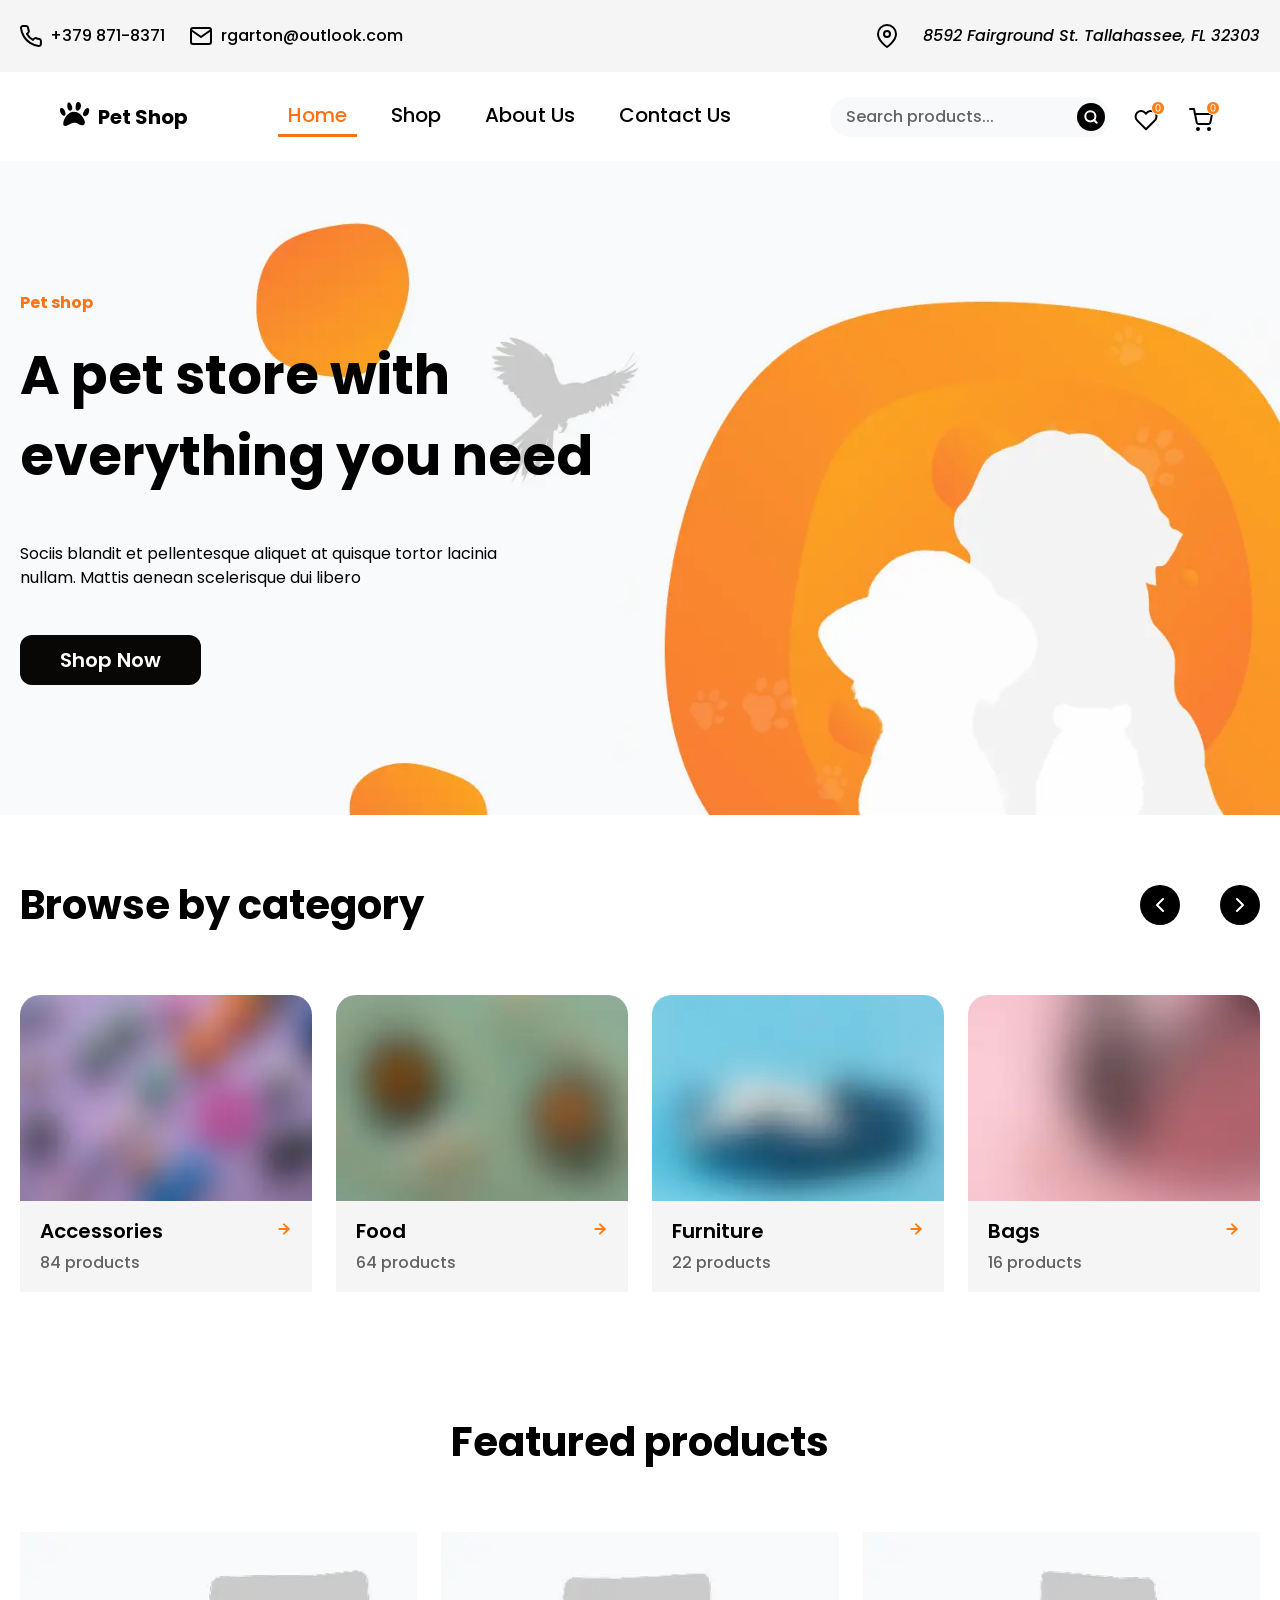
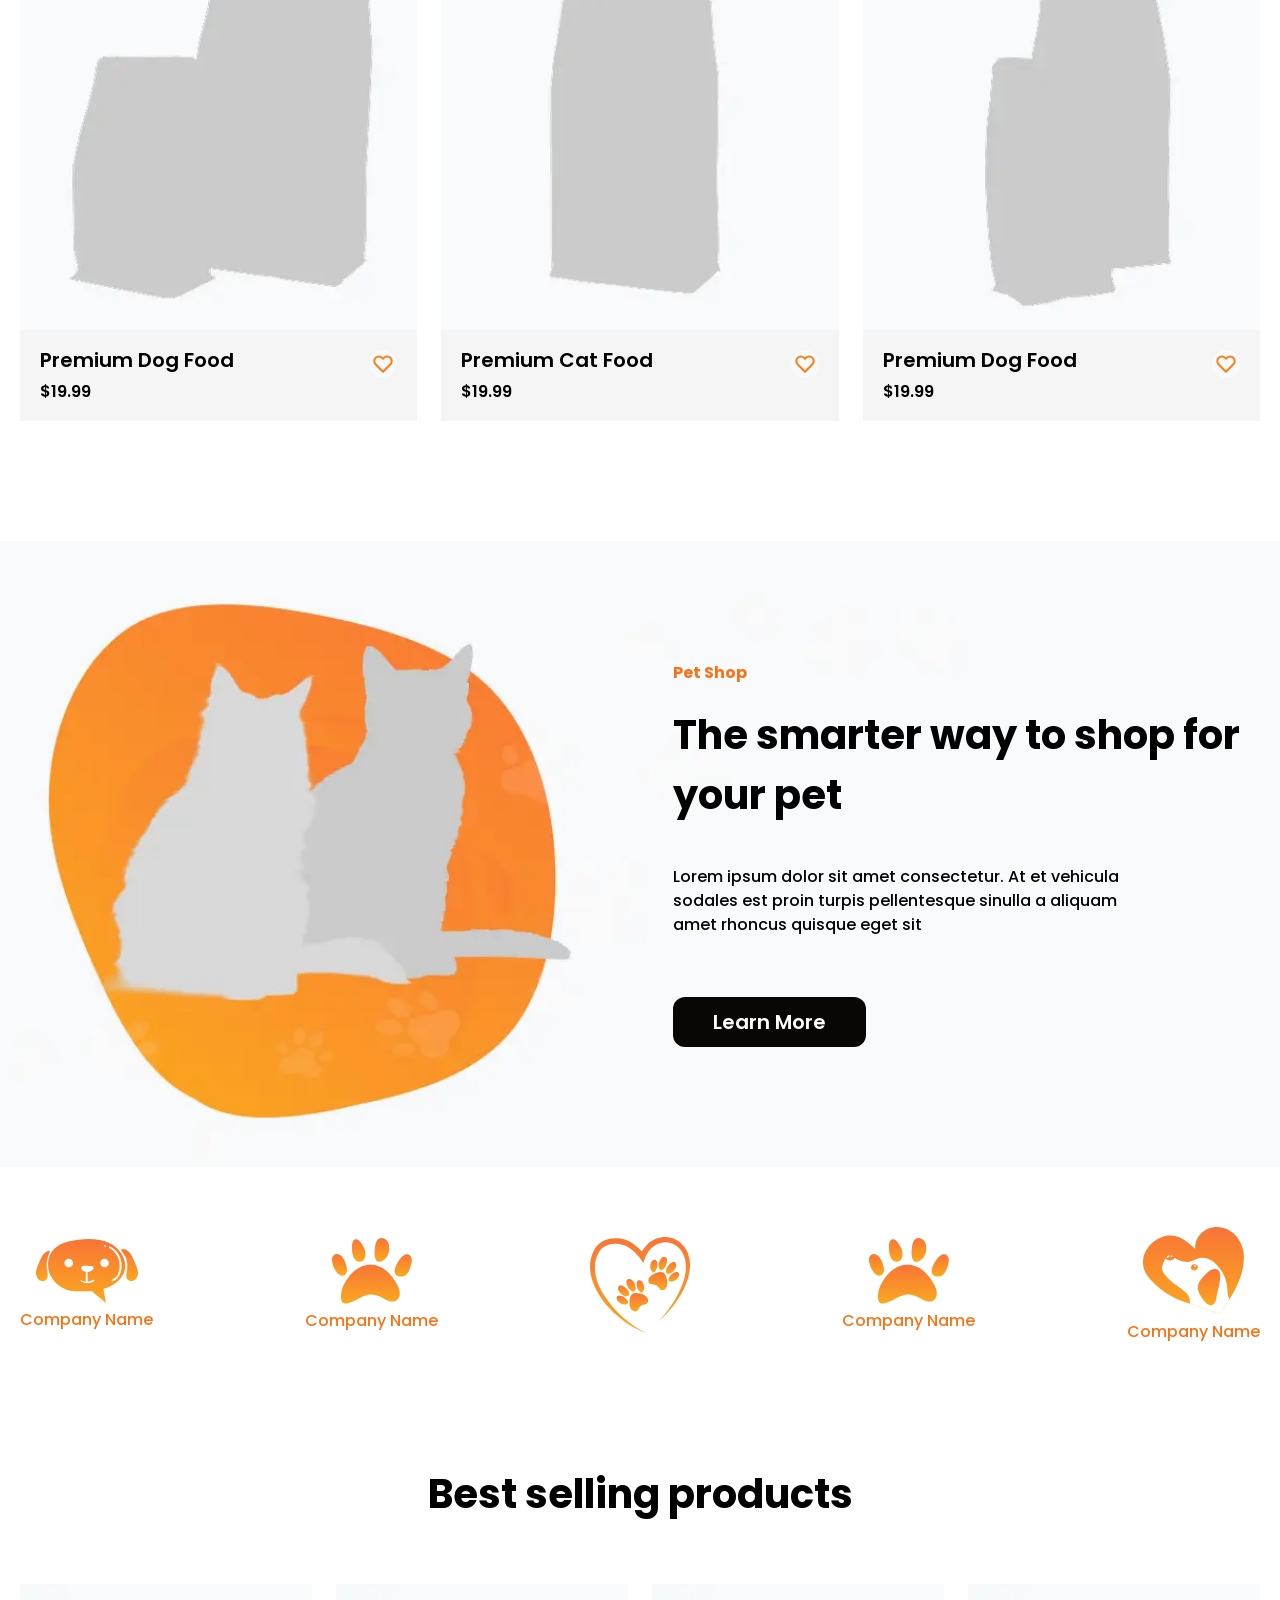
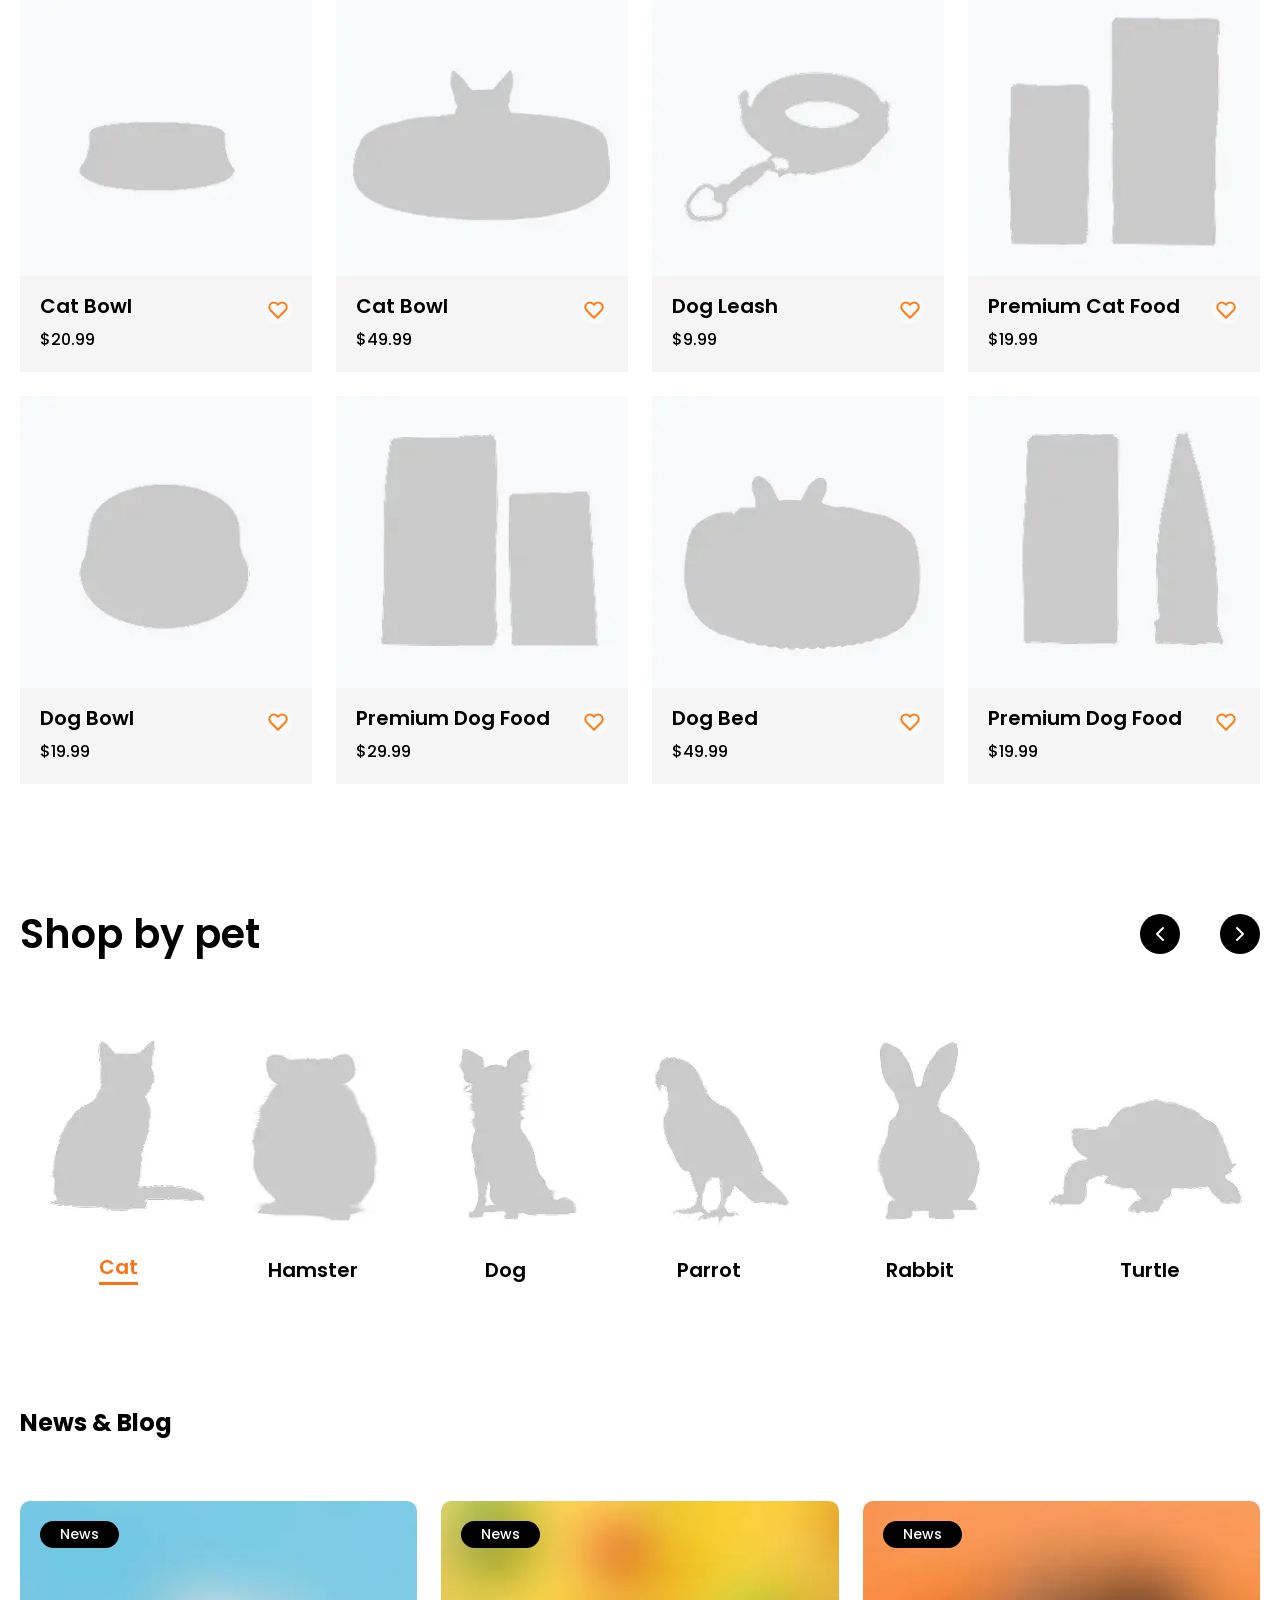
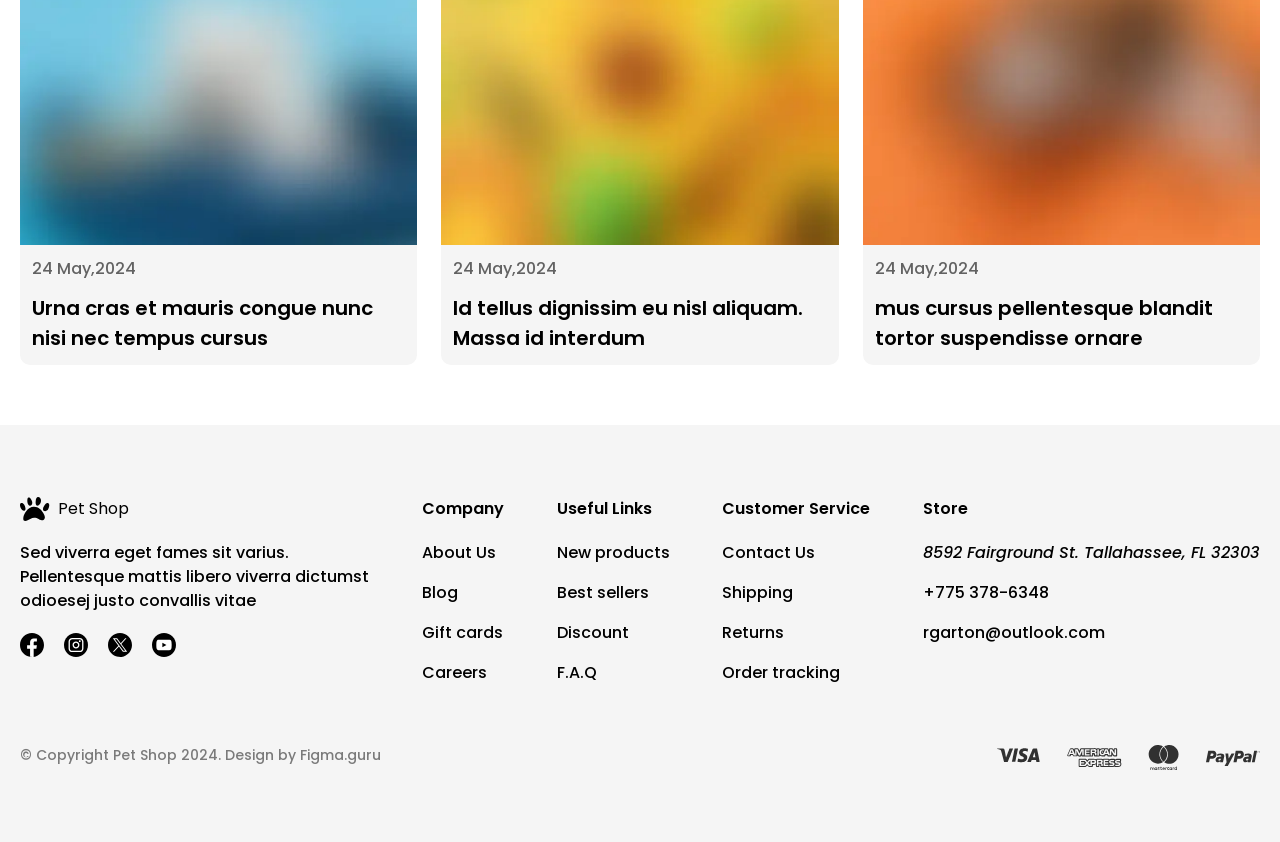
<file: index.html>
<!doctype html>
<html lang="en">
  <head>
    <meta charset="UTF-8" />
    <meta name="viewport" content="width=device-width, initial-scale=1.0" />
    <title>Pet Shop</title>
    <link rel="stylesheet" href="./css/reset.css" />
    <link rel="stylesheet" href="./css/base.css" />
    <link rel="stylesheet" href="./css/components.css" />
    <link rel="stylesheet" href="./css/layout.css" />
    <link rel="stylesheet" href="./css/style.css" />
    <link rel="preconnect" href="https://fonts.googleapis.com" />
    <link rel="preconnect" href="https://fonts.gstatic.com" crossorigin />
    <link
      href="https://fonts.googleapis.com/css2?family=Poppins:wght@300;400;500;600;700&display=swap"
      rel="stylesheet"
    />
  </head>

  <body>
    <header>
      <div class="topbar">
        <div class="container">
          <div class="topbar__wrapper">
            <div class="topbar__left">
              <ul class="topbar__contact-list">
                <li class="topbar__contact-item">
                  <img
                    class="topbar__icon"
                    src="images/common/header-phone.svg"
                    alt=""
                  />
                  <a class="topbar__contact-value" href="tel:+3798718371"
                    >+379 871-8371</a
                  >
                </li>
                <li class="topbar__contact-item">
                  <img
                    class="topbar__icon"
                    src="images/common/header-mail.svg"
                    alt=""
                  />
                  <a
                    class="topbar__contact-value"
                    href="mailto:rgarton@outlook.com"
                  >
                    rgarton@outlook.com
                  </a>
                </li>
              </ul>
            </div>
            <div class="topbar__right">
              <img
                class="topbar__icon"
                src="images/common/header-location.svg"
                alt=""
              />
              <address class="topbar__contact-value">
                8592 Fairground St. Tallahassee, FL 32303
              </address>
            </div>
          </div>
        </div>
      </div>
      <div class="header">
        <div class="container">
          <div class="header__wrapper">
            <a href="#" class="header__logo">
              <img
                class="header__logo-icon"
                src="images/common/site-logo.svg"
                alt=""
              />
              <span class="header__logo-name">Pet Shop</span>
            </a>
            <button
              class="header__hamburger"
              type="button"
              aria-label="Open menu"
              aria-expanded="false"
              aria-controls="header-menu"
            >
              <span></span>
              <span></span>
              <span></span>
            </button>
            <nav class="header__nav" id="header-menu">
              <ul class="header__nav-list">
                <li class="header__nav-item header__nav-item--active">
                  <a href="#">Home</a>
                </li>
                <li class="header__nav-item"><a href="#">Shop</a></li>
                <li class="header__nav-item"><a href="#">About Us</a></li>
                <li class="header__nav-item"><a href="#">Contact Us</a></li>
              </ul>
            </nav>
            <div class="header__actions">
              <form class="header__search" action="#" method="get">
                <input
                  class="header__search-input"
                  type="search"
                  placeholder="Search products..."
                />
                <button class="header__search-button" type="submit">
                  <img src="images/common/header-search.svg" alt="search" />
                </button>
              </form>
              <a href="#" class="header__favorites">
                <img src="images/common/header-favorites.svg" alt="Favorites" />
              </a>
              <a href="#" class="header__cart">
                <img src="images/common/header-cart.svg" alt="Cart" />
              </a>
            </div>
          </div>
        </div>
      </div>
    </header>
    <main>
      <section class="hero hero--home">
        <div class="container">
          <div class="hero__wrapper">
            <div class="hero__content">
              <div class="hero__heading">
                <span class="hero__subtitle">Pet shop</span>

                <h1 class="hero__title">
                  A pet store with everything you need
                </h1>
              </div>
              <p class="hero__description">
                Sociis blandit et pellentesque aliquet at quisque tortor lacinia
                nullam. Mattis aenean scelerisque dui libero
              </p>

              <a href="#" class="button hero__button">Shop Now</a>
            </div>
          </div>
        </div>
      </section>
      <section class="categories">
        <div class="container">
          <div class="categories__wrapper">
            <div class="categories__header">
              <h2 class="categories__title">Browse by category</h2>

              <!-- 右側の矢印ボタン -->
              <div class="categories__controls">
                <button
                  class="categories__arrow categories__arrow--prev"
                  type="button"
                >
                  <img src="images/common/prev.svg" alt="" />
                </button>
                <button
                  class="categories__arrow categories__arrow--next"
                  type="button"
                >
                  <img src="images/common/next.svg" alt="" />
                </button>
              </div>
            </div>

            <div class="categories__list">
              <!-- カテゴリーカードが並ぶ -->
              <a href="#" class="category-card">
                <div class="category-card__image">
                  <img src="images/common/accessories.webp" alt="Accessories" />
                </div>
                <div class="category-card__contents">
                  <div class="category-card__info">
                    <h3 class="category-card__name">Accessories</h3>
                    <span class="category-card__count">84 products</span>
                  </div>
                  <span class="category-card__arrow">
                    <img
                      src="images/common/arrow-right.svg"
                      alt="Accessories"
                    />
                  </span>
                </div>
              </a>
              <a href="#" class="category-card">
                <div class="category-card__image">
                  <img src="images/common/food.webp" alt="Food" />
                </div>
                <div class="category-card__contents">
                  <div class="category-card__info">
                    <h3 class="category-card__name">Food</h3>
                    <span class="category-card__count">64 products</span>
                  </div>
                  <span class="category-card__arrow">
                    <img src="images/common/arrow-right.svg" alt="Food" />
                  </span>
                </div>
              </a>
              <a href="#" class="category-card">
                <div class="category-card__image">
                  <img src="images/common/furniture.webp" alt="Furniture" />
                </div>
                <div class="category-card__contents">
                  <div class="category-card__info">
                    <h3 class="category-card__name">Furniture</h3>
                    <span class="category-card__count">22 products</span>
                  </div>
                  <span class="category-card__arrow">
                    <img src="images/common/arrow-right.svg" alt="Furniture" />
                  </span>
                </div>
              </a>
              <a href="#" class="category-card">
                <div class="category-card__image">
                  <img src="images/common/bags.webp" alt="Bags" />
                </div>
                <div class="category-card__contents">
                  <div class="category-card__info">
                    <h3 class="category-card__name">Bags</h3>
                    <span class="category-card__count">16 products</span>
                  </div>
                  <span class="category-card__arrow">
                    <img src="images/common/arrow-right.svg" alt="Bags" />
                  </span>
                </div>
              </a>
            </div>
          </div>
        </div>
      </section>
      <section class="featured">
        <div class="container">
          <div class="featured__wrapper">
            <h2 class="featured__title">Featured products</h2>

            <div class="featured__list">
              <!-- 商品カードが3つ並ぶ -->
              <article class="product-card">
                <div class="product-card__image">
                  <img
                    src="images/products/featured-dog-food-01.webp"
                    alt="Premium Dog Food"
                  />
                </div>
                <div class="product-card__info">
                  <div class="product-card__info-contents">
                    <h3 class="product-card__name">Premium Dog Food</h3>
                    <span class="product-card__price">$19.99</span>
                  </div>
                  <button class="product-card__favorite" type="button">
                    <img src="images/common/product-favorite.svg" alt="" />
                  </button>
                </div>
              </article>
              <article class="product-card">
                <div class="product-card__image">
                  <img
                    src="images/products/featured-cat-food-01.webp"
                    alt="Premium Cat Food"
                  />
                </div>
                <div class="product-card__info">
                  <div class="product-card__info-contents">
                    <h3 class="product-card__name">Premium Cat Food</h3>
                    <span class="product-card__price">$19.99</span>
                  </div>
                  <button class="product-card__favorite" type="button">
                    <img src="images/common/product-favorite.svg" alt="" />
                  </button>
                </div>
              </article>
              <article class="product-card">
                <div class="product-card__image">
                  <img
                    src="images/products/featured-dog-food-02.webp"
                    alt="Premium Dog Food"
                  />
                </div>
                <div class="product-card__info">
                  <div class="product-card__info-contents">
                    <h3 class="product-card__name">Premium Dog Food</h3>
                    <span class="product-card__price">$19.99</span>
                  </div>
                  <button class="product-card__favorite" type="button">
                    <img src="images/common/product-favorite.svg" alt="" />
                  </button>
                </div>
              </article>
            </div>
          </div>
        </div>
      </section>
      <section class="promo">
        <div class="container">
          <div class="promo__wrapper">
            <!-- 右側：テキスト -->
            <div class="promo__content">
              <div class="promo__body">
                <div class="promo__heading">
                  <span class="promo__subtitle">Pet Shop</span>
                  <h2 class="promo__title">
                    The smarter way to shop for your pet
                  </h2>
                </div>
                <p class="promo__desc">
                  Lorem ipsum dolor sit amet consectetur. At et vehicula sodales
                  est proin turpis pellentesque sinulla a aliquam amet rhoncus
                  quisque eget sit
                </p>
              </div>
              <a href="#" class="button promo__button">Learn More</a>
            </div>
          </div>
        </div>
      </section>
      <section class="partners">
        <div class="container">
          <div class="partners__wrapper">
            <ul class="partners__list">
              <li class="partners__item">
                <img
                  class="partners__icon"
                  src="images/common/partner-01.svg"
                  alt=""
                />
                <span class="partners__name">Company Name</span>
              </li>
              <li class="partners__item">
                <img
                  class="partners__icon"
                  src="images/common/partner-02.svg"
                  alt=""
                />
                <span class="partners__name">Company Name</span>
              </li>
              <li class="partners__item">
                <img
                  class="partners__icon"
                  src="images/common/partner-03.svg"
                  alt=""
                />
              </li>
              <li class="partners__item">
                <img
                  class="partners__icon"
                  src="images/common/partner-04.svg"
                  alt=""
                />
                <span class="partners__name">Company Name</span>
              </li>
              <li class="partners__item">
                <img
                  class="partners__icon"
                  src="images/common/partner-05.svg"
                  alt=""
                />
                <span class="partners__name">Company Name</span>
              </li>
            </ul>
          </div>
        </div>
      </section>
      <section class="bestsellers">
        <div class="container">
          <div class="bestsellers__wrapper">
            <h2 class="bestsellers__title">Best selling products</h2>

            <div class="bestsellers__list">
              <!-- product-card を8つ並べる -->
              <article class="product-card">
                <div class="product-card__image">
                  <img
                    src="images/products/best-cat-bowl-01.webp"
                    alt="Cat Bowl"
                  />
                </div>
                <div class="product-card__info">
                  <div class="product-card__info-contents">
                    <h3 class="product-card__name">Cat Bowl</h3>
                    <span class="product-card__price">$20.99</span>
                  </div>
                  <button class="product-card__favorite" type="button">
                    <img src="images/common/product-favorite.svg" alt="" />
                  </button>
                </div>
              </article>
              <article class="product-card">
                <div class="product-card__image">
                  <img
                    src="images/products/best-cat-bowl-02.webp"
                    alt="Cat Bowl"
                  />
                </div>
                <div class="product-card__info">
                  <div class="product-card__info-contents">
                    <h3 class="product-card__name">Cat Bowl</h3>
                    <span class="product-card__price">$49.99</span>
                  </div>
                  <button class="product-card__favorite" type="button">
                    <img src="images/common/product-favorite.svg" alt="" />
                  </button>
                </div>
              </article>
              <article class="product-card">
                <div class="product-card__image">
                  <img
                    src="images/products/best-dog-leash-01.webp"
                    alt="Dog Leash"
                  />
                </div>
                <div class="product-card__info">
                  <div class="product-card__info-contents">
                    <h3 class="product-card__name">Dog Leash</h3>
                    <span class="product-card__price">$9.99</span>
                  </div>
                  <button class="product-card__favorite" type="button">
                    <img src="images/common/product-favorite.svg" alt="" />
                  </button>
                </div>
              </article>
              <article class="product-card">
                <div class="product-card__image">
                  <img
                    src="images/products/best-cat-food-01.webp"
                    alt="Premium Cat Food"
                  />
                </div>
                <div class="product-card__info">
                  <div class="product-card__info-contents">
                    <h3 class="product-card__name">Premium Cat Food</h3>
                    <span class="product-card__price">$19.99</span>
                  </div>
                  <button class="product-card__favorite" type="button">
                    <img src="images/common/product-favorite.svg" alt="" />
                  </button>
                </div>
              </article>
              <article class="product-card">
                <div class="product-card__image">
                  <img
                    src="images/products/best-dog-bowl-01.webp"
                    alt="Dog Bowl"
                  />
                </div>
                <div class="product-card__info">
                  <div class="product-card__info-contents">
                    <h3 class="product-card__name">Dog Bowl</h3>
                    <span class="product-card__price">$19.99</span>
                  </div>
                  <button class="product-card__favorite" type="button">
                    <img src="images/common/product-favorite.svg" alt="" />
                  </button>
                </div>
              </article>

              <article class="product-card">
                <div class="product-card__image">
                  <img
                    src="images/products/best-dog-food-01.webp"
                    alt="Premium Dog Food"
                  />
                </div>
                <div class="product-card__info">
                  <div class="product-card__info-contents">
                    <h3 class="product-card__name">Premium Dog Food</h3>
                    <span class="product-card__price">$29.99</span>
                  </div>
                  <button class="product-card__favorite" type="button">
                    <img src="images/common/product-favorite.svg" alt="" />
                  </button>
                </div>
              </article>
              <article class="product-card">
                <div class="product-card__image">
                  <img
                    src="images/products/best-dog-bed-01.webp"
                    alt="Dog Bed"
                  />
                </div>
                <div class="product-card__info">
                  <div class="product-card__info-contents">
                    <h3 class="product-card__name">Dog Bed</h3>
                    <span class="product-card__price">$49.99</span>
                  </div>
                  <button class="product-card__favorite" type="button">
                    <img src="images/common/product-favorite.svg" alt="" />
                  </button>
                </div>
              </article>
              <article class="product-card">
                <div class="product-card__image">
                  <img
                    src="images/products/best-dog-food-02.webp"
                    alt="Premium Dog Food"
                  />
                </div>
                <div class="product-card__info">
                  <div class="product-card__info-contents">
                    <h3 class="product-card__name">Premium Dog Food</h3>
                    <span class="product-card__price">$19.99</span>
                  </div>
                  <button class="product-card__favorite" type="button">
                    <img src="images/common/product-favorite.svg" alt="" />
                  </button>
                </div>
              </article>
            </div>
          </div>
        </div>
      </section>
      <section class="shop-by-pet">
        <div class="container">
          <div class="shop-by-pet__wrapper">
            <div class="shop-by-pet__header">
              <h2 class="shop-by-pet__title">Shop by pet</h2>
              <div class="shop-by-pet__controls">
                <button
                  class="shop-by-pet__arrow shop-by-pet__arrow--prev"
                  type="button"
                >
                  <img src="images/common/prev.svg" alt="" />
                </button>
                <button
                  class="shop-by-pet__arrow shop-by-pet__arrow--next"
                  type="button"
                >
                  <img src="images/common/next.svg" alt="" />
                </button>
              </div>
            </div>

            <ul class="shop-by-pet__list">
              <li class="shop-by-pet__item">
                <a class="shop-by-pet__link" href="#">
                  <div class="shop-by-pet__icon">
                    <img src="images/common/cat.webp" alt="Cat" />
                  </div>
                  <span class="shop-by-pet__name shop-by-pet__name--active"
                    >Cat</span
                  >
                </a>
              </li>
              <li class="shop-by-pet__item">
                <a class="shop-by-pet__link" href="#">
                  <div class="shop-by-pet__icon">
                    <img src="images/common/hamster.webp" alt="Hamster" />
                  </div>
                  <span class="shop-by-pet__name">Hamster</span>
                </a>
              </li>
              <li class="shop-by-pet__item">
                <a class="shop-by-pet__link" href="#">
                  <div class="shop-by-pet__icon">
                    <img src="images/common/dog.webp" alt="Dog" />
                  </div>
                  <span class="shop-by-pet__name">Dog</span>
                </a>
              </li>
              <li class="shop-by-pet__item">
                <a class="shop-by-pet__link" href="#">
                  <div class="shop-by-pet__icon">
                    <img src="images/common/parrot.webp" alt="Parrot" />
                  </div>
                  <span class="shop-by-pet__name">Parrot</span>
                </a>
              </li>
              <li class="shop-by-pet__item">
                <a class="shop-by-pet__link" href="#">
                  <div class="shop-by-pet__icon">
                    <img src="images/common/rabbit.webp" alt="Rabbit" />
                  </div>
                  <span class="shop-by-pet__name">Rabbit</span>
                </a>
              </li>
              <li class="shop-by-pet__item">
                <a class="shop-by-pet__link" href="#">
                  <div class="shop-by-pet__icon">
                    <img src="images/common/turtle.webp" alt="Turtle" />
                  </div>
                  <span class="shop-by-pet__name">Turtle</span>
                </a>
              </li>
            </ul>
          </div>
        </div>
      </section>
      <section class="news">
        <div class="container">
          <div class="news__wrapper">
            <h2 class="news__title">News & Blog</h2>

            <div class="news__list">
              <article class="news-card">
                <div class="news-card__image">
                  <img src="images/common/news-01.webp" alt="" />
                  <span class="badge news-card__label">News</span>
                </div>
                <div class="news-card__content">
                  <time class="news-card__date" datetime="2024-05-24"
                    >24 May,2024</time
                  >
                  <h3 class="news-card__title">
                    <a href="#"
                      >Urna cras et mauris congue nunc nisi nec tempus cursus</a
                    >
                  </h3>
                </div>
              </article>
              <article class="news-card">
                <div class="news-card__image">
                  <img src="images/common/news-02.webp" alt="" />
                  <span class="badge news-card__label">News</span>
                </div>
                <div class="news-card__content">
                  <time class="news-card__date" datetime="2024-05-24"
                    >24 May,2024</time
                  >
                  <h3 class="news-card__title">
                    <a href="#"
                      >Id tellus dignissim eu nisl aliquam. Massa id interdum
                    </a>
                  </h3>
                </div>
              </article>
              <article class="news-card">
                <div class="news-card__image">
                  <img src="images/common/news-03.webp" alt="" />
                  <span class="badge news-card__label">News</span>
                </div>
                <div class="news-card__content">
                  <time class="news-card__date" datetime="2024-05-24"
                    >24 May,2024</time
                  >
                  <h3 class="news-card__title">
                    <a href="#"
                      >mus cursus pellentesque blandit tortor suspendisse
                      ornare</a
                    >
                  </h3>
                </div>
              </article>
            </div>
          </div>
        </div>
      </section>
    </main>
    <footer class="footer">
      <div class="container">
        <div class="footer__wrapper">
          <div class="footer__top">
            <!-- 左側：ロゴ・説明・SNS -->
            <div class="footer__brand">
              <a href="/" class="footer__logo">
                <img src="images/common/site-logo.svg" alt="" />
                <span>Pet Shop</span>
              </a>
              <p class="footer__desc">
                Sed viverra eget fames sit varius. Pellentesque mattis libero
                viverra dictumst odioesej justo convallis vitae
              </p>
              <ul class="footer__social-list">
                <li class="footer__social-item">
                  <a href="#"
                    ><img
                      src="images/common/footer-facebook.svg"
                      alt="facebook"
                  /></a>
                </li>
                <li class="footer__social-item">
                  <a href="#"
                    ><img src="images/common/footer-insta.svg" alt="instagram"
                  /></a>
                </li>
                <li class="footer__social-item">
                  <a href="#"
                    ><img src="images/common/footer-x.svg" alt="twitter"
                  /></a>
                </li>
                <li class="footer__social-item">
                  <a href="#"
                    ><img src="images/common/footer-youtube.svg" alt="youtube"
                  /></a>
                </li>
              </ul>
            </div>

            <!-- 右側：リンクグループ -->
            <div class="footer__nav-group">
              <h3 class="footer__nav-title">Company</h3>
              <ul class="footer__nav-list">
                <li class="footer__nav-item"><a href="#">About Us</a></li>
                <li class="footer__nav-item"><a href="#">Blog</a></li>
                <li class="footer__nav-item"><a href="#">Gift cards</a></li>
                <li class="footer__nav-item"><a href="#">Careers</a></li>
              </ul>
            </div>

            <div class="footer__nav-group">
              <h3 class="footer__nav-title">Useful Links</h3>
              <ul class="footer__nav-list">
                <li class="footer__nav-item"><a href="#">New products</a></li>
                <li class="footer__nav-item"><a href="#">Best sellers</a></li>
                <li class="footer__nav-item"><a href="#">Discount</a></li>
                <li class="footer__nav-item"><a href="#">F.A.Q</a></li>
              </ul>
            </div>

            <div class="footer__nav-group">
              <h3 class="footer__nav-title">Customer Service</h3>
              <ul class="footer__nav-list">
                <li class="footer__nav-item"><a href="#">Contact Us</a></li>
                <li class="footer__nav-item"><a href="#">Shipping</a></li>
                <li class="footer__nav-item"><a href="#">Returns</a></li>
                <li class="footer__nav-item">
                  <a href="#">Order tracking</a>
                </li>
              </ul>
            </div>

            <div class="footer__nav-group">
              <h3 class="footer__nav-title">Store</h3>
              <ul class="footer__nav-list">
                <li class="footer__nav-item">
                  <address>8592 Fairground St. Tallahassee, FL 32303</address>
                </li>
                <li class="footer__nav-item">
                  <a href="tel:+7753786348">+775 378-6348</a>
                </li>
                <li class="footer__nav-item">
                  <a href="mailto:rgarton@outlook.com">rgarton@outlook.com</a>
                </li>
              </ul>
            </div>
          </div>

          <div class="footer__bottom">
            <p class="footer__copyright">
              © Copyright Pet Shop 2024. Design by Figma.guru
            </p>
            <div class="footer__payments">
              <!-- VISAなどのアイコン -->
              <img
                src="images/common/footer-payment-method.svg"
                alt="Accepted payment methods"
              />
            </div>
          </div>
        </div>
      </div>
    </footer>
    <script src="js/main.js"></script>
  </body>
</html>
</file>
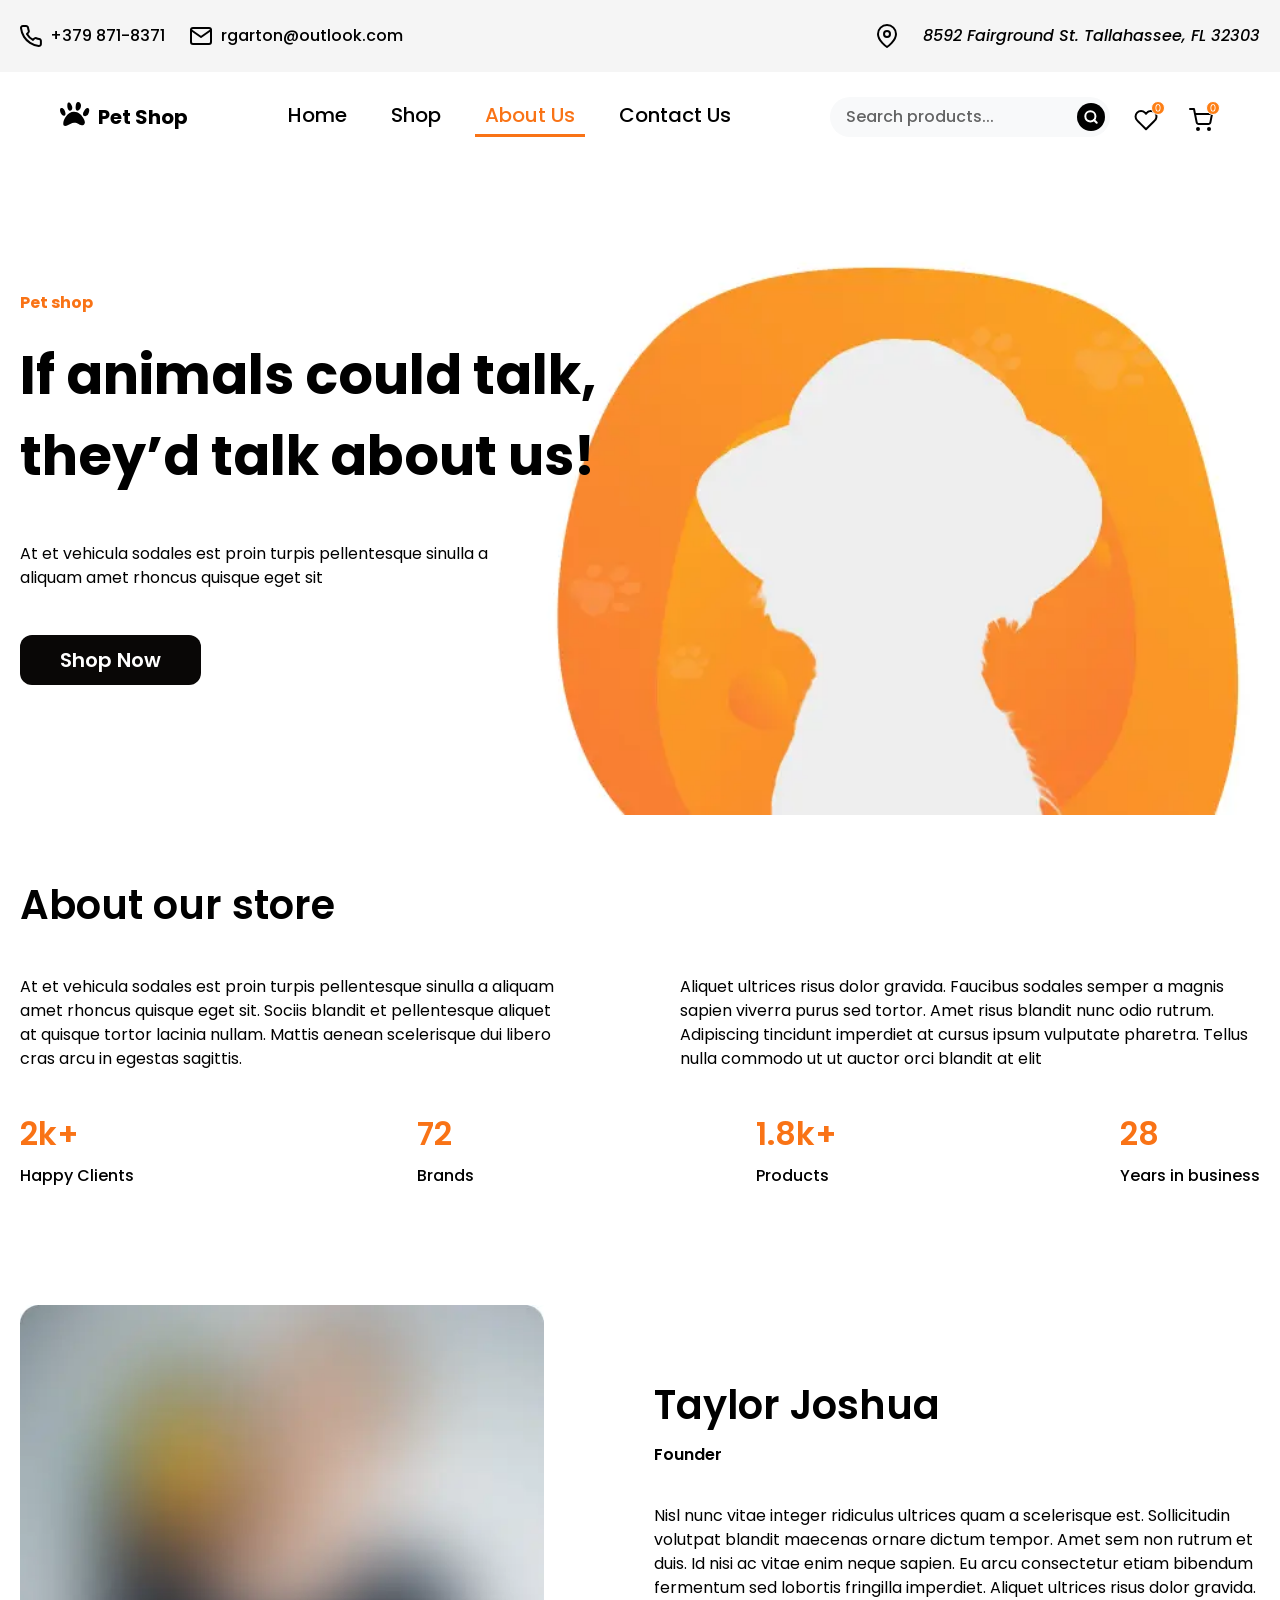
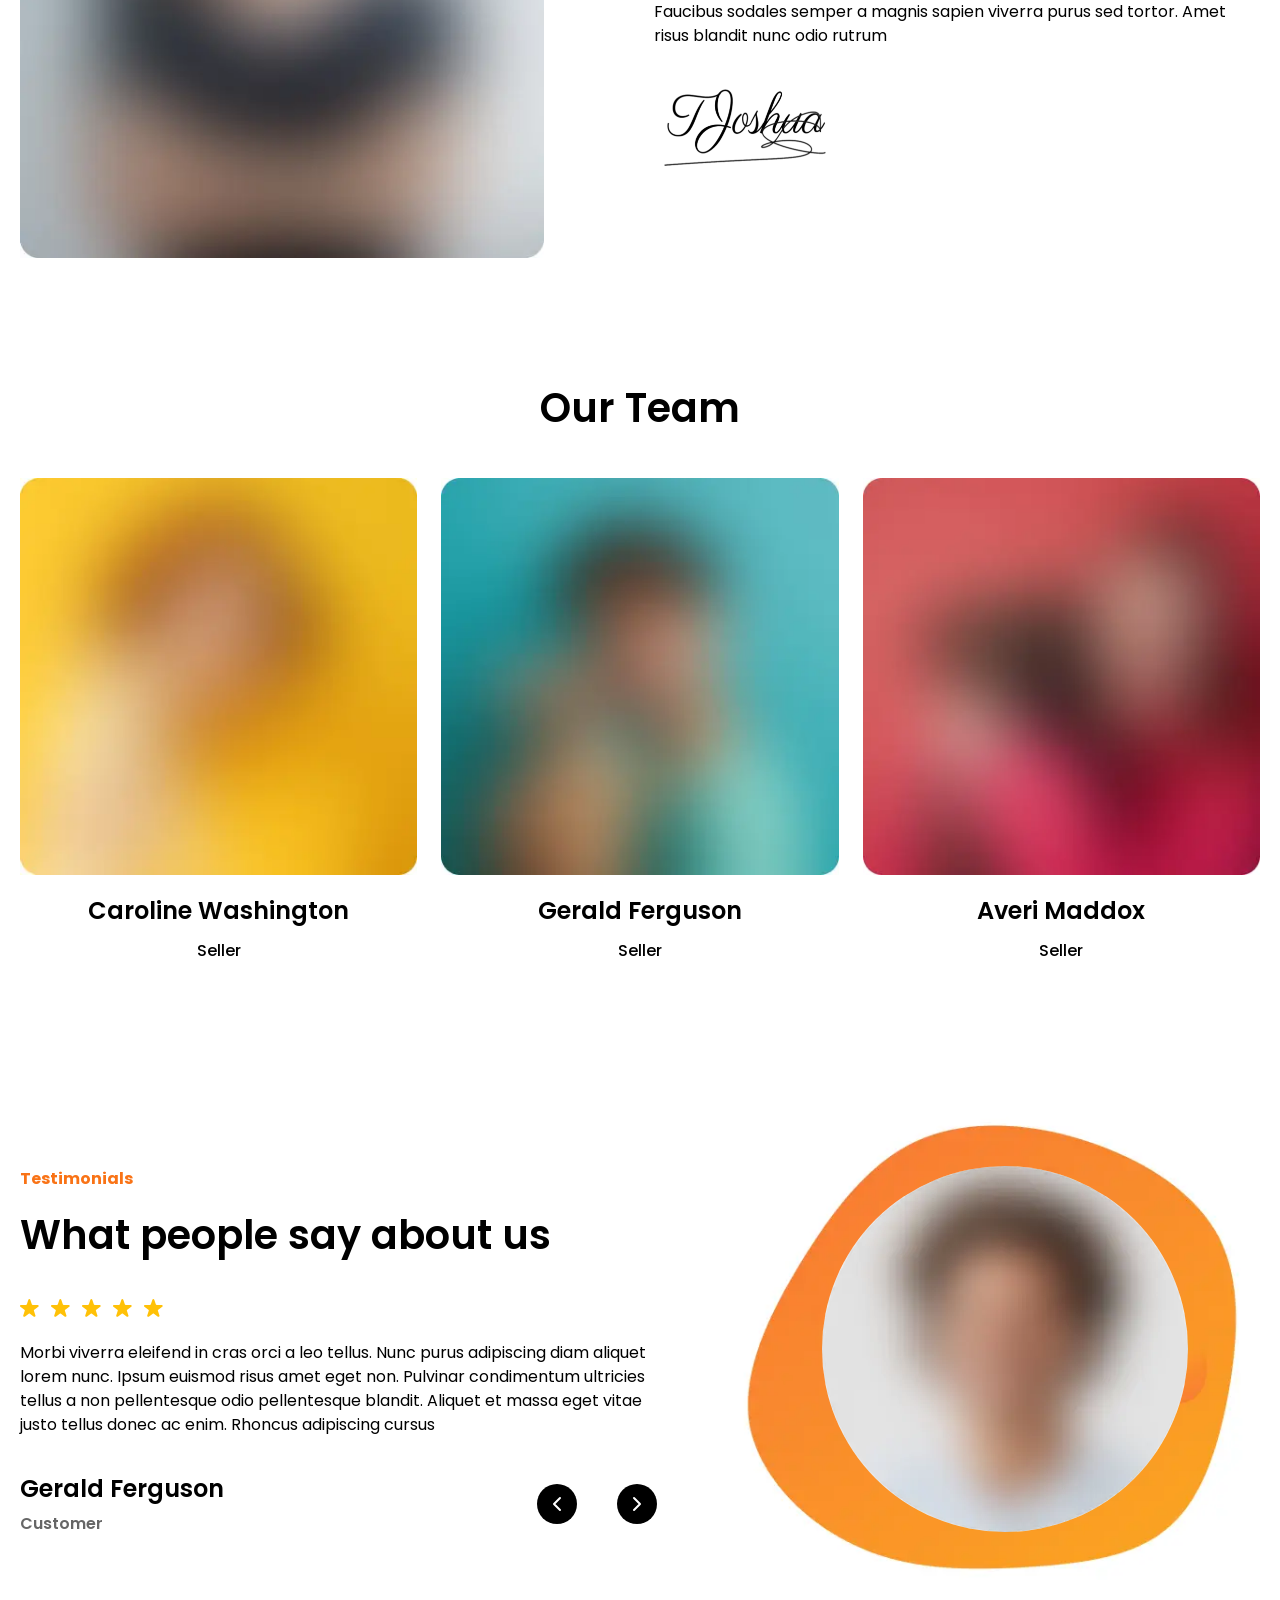
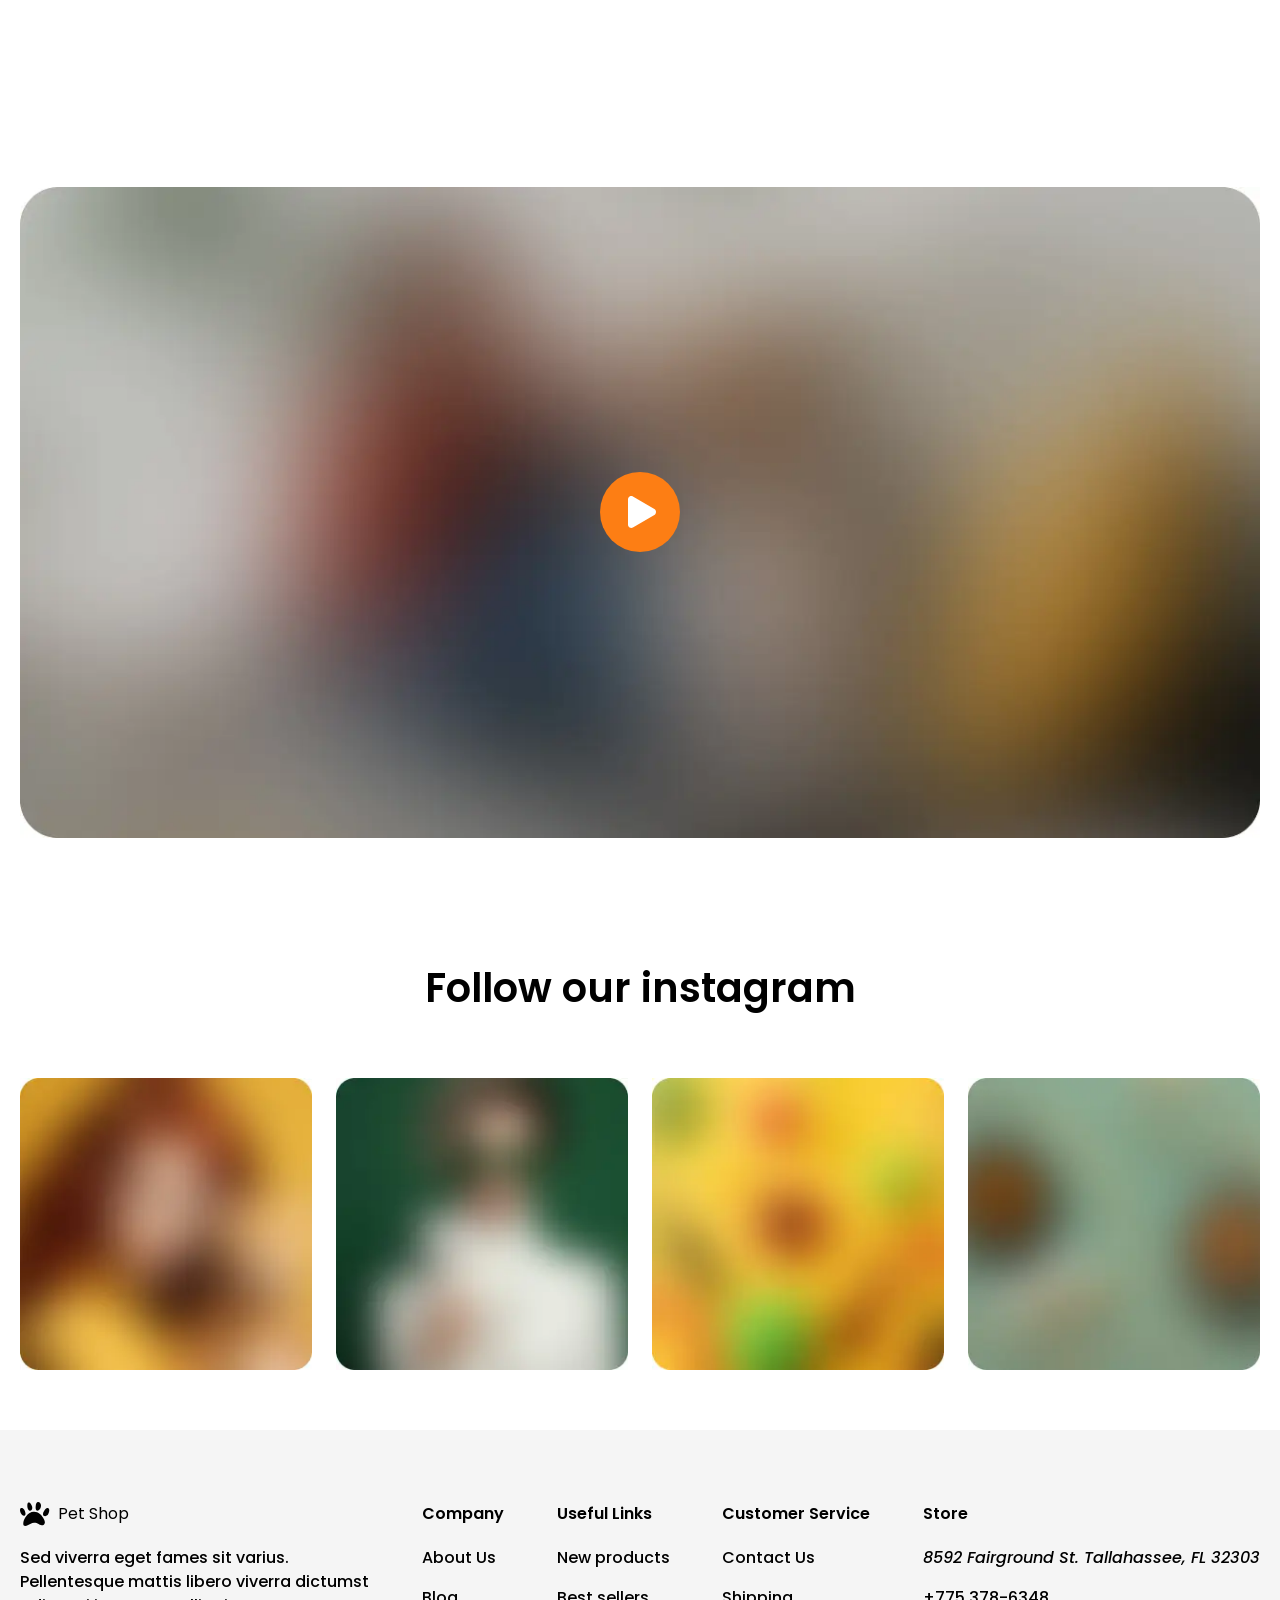
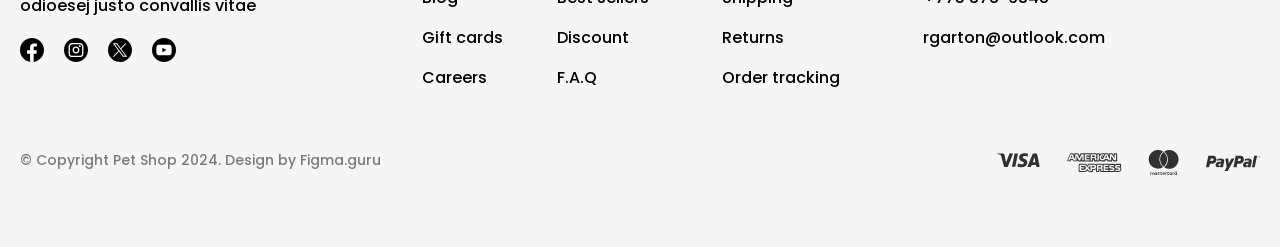
<file: about-us.html>
<!doctype html>
<html lang="en">
  <head>
    <meta charset="UTF-8" />
    <meta name="viewport" content="width=device-width, initial-scale=1.0" />
    <title>Pet Shop</title>
    <link rel="stylesheet" href="./css/reset.css" />
    <link rel="stylesheet" href="./css/base.css" />
    <link rel="stylesheet" href="./css/components.css" />
    <link rel="stylesheet" href="./css/layout.css" />
    <link rel="stylesheet" href="./css/style.css" />
    <link rel="preconnect" href="https://fonts.googleapis.com" />
    <link rel="preconnect" href="https://fonts.gstatic.com" crossorigin />
    <link
      href="https://fonts.googleapis.com/css2?family=Poppins:wght@300;400;500;600;700&display=swap"
      rel="stylesheet"
    />
  </head>

  <body>
    <header>
      <div class="topbar">
        <div class="container">
          <div class="topbar__wrapper">
            <div class="topbar__left">
              <ul class="topbar__contact-list">
                <li class="topbar__contact-item">
                  <img
                    class="topbar__icon"
                    src="images/common/header-phone.svg"
                    alt=""
                  />
                  <a class="topbar__contact-value" href="tel:+3798718371"
                    >+379 871-8371</a
                  >
                </li>
                <li class="topbar__contact-item">
                  <img
                    class="topbar__icon"
                    src="images/common/header-mail.svg"
                    alt=""
                  />
                  <a
                    class="topbar__contact-value"
                    href="mailto:rgarton@outlook.com"
                  >
                    rgarton@outlook.com
                  </a>
                </li>
              </ul>
            </div>
            <div class="topbar__right">
              <img
                class="topbar__icon"
                src="images/common/header-location.svg"
                alt=""
              />
              <address class="topbar__contact-value">
                8592 Fairground St. Tallahassee, FL 32303
              </address>
            </div>
          </div>
        </div>
      </div>
      <div class="header">
        <div class="container">
          <div class="header__wrapper">
            <a href="#" class="header__logo">
              <img
                class="header__logo-icon"
                src="images/common/site-logo.svg"
                alt=""
              />
              <span class="header__logo-name">Pet Shop</span>
            </a>
            <nav class="header__nav">
              <ul class="header__nav-list">
                <li class="header__nav-item">
                  <a href="#">Home</a>
                </li>
                <li class="header__nav-item">
                  <a href="#">Shop</a>
                </li>
                <li class="header__nav-item header__nav-item--active">
                  <a href="#">About Us</a>
                </li>
                <li class="header__nav-item"><a href="#">Contact Us</a></li>
              </ul>
            </nav>
            <div class="header__actions">
              <form class="header__search" action="#" method="get">
                <input
                  class="header__search-input"
                  type="search"
                  placeholder="Search products..."
                />
                <button class="header__search-button" type="submit">
                  <img src="images/common/header-search.svg" alt="search" />
                </button>
              </form>
              <a href="#" class="header__favorites">
                <img src="images/common/header-favorites.svg" alt="Favorites" />
              </a>
              <a href="#" class="header__cart">
                <img src="images/common/header-cart.svg" alt="Cart" />
              </a>
            </div>
          </div>
        </div>
      </div>
    </header>
    <main>
      <section class="hero hero--about">
        <div class="container">
          <div class="hero__wrapper">
            <div class="hero__content">
              <div class="hero__heading">
                <span class="hero__subtitle">Pet shop</span>

                <h1 class="hero__title">
                  If animals could talk, they’d talk about us!
                </h1>
              </div>
              <p class="hero__description">
                At et vehicula sodales est proin turpis pellentesque sinulla a
                aliquam amet rhoncus quisque eget sit
              </p>

              <a href="#" class="button hero__button">Shop Now</a>
            </div>
          </div>
        </div>
      </section>
      <section class="about-store">
        <div class="container">
          <div class="about-store__wrapper">
            <div class="about-store__heading">
              <h2 class="about-store__title">About our store</h2>

              <div class="about-store__content">
                <p class="about-store__description">
                  At et vehicula sodales est proin turpis pellentesque sinulla a
                  aliquam amet rhoncus quisque eget sit. Sociis blandit et
                  pellentesque aliquet at quisque tortor lacinia nullam. Mattis
                  aenean scelerisque dui libero cras arcu in egestas sagittis.
                </p>

                <p class="about-store__description">
                  Aliquet ultrices risus dolor gravida. Faucibus sodales semper
                  a magnis sapien viverra purus sed tortor. Amet risus blandit
                  nunc odio rutrum. Adipiscing tincidunt imperdiet at cursus
                  ipsum vulputate pharetra. Tellus nulla commodo ut ut auctor
                  orci blandit at elit
                </p>
              </div>
            </div>

            <ul class="about-store__stats">
              <li class="about-store__stat">
                <span class="about-store__number">2k+</span>
                <span class="about-store__label"> Happy Clients </span>
              </li>
              <li class="about-store__stat">
                <span class="about-store__number">72</span>
                <span class="about-store__label"> Brands </span>
              </li>
              <li class="about-store__stat">
                <span class="about-store__number">1.8k+</span>
                <span class="about-store__label"> Products </span>
              </li>
              <li class="about-store__stat">
                <span class="about-store__number">28</span>
                <span class="about-store__label"> Years in business </span>
              </li>
            </ul>
          </div>
        </div>
      </section>
      <section class="founder">
        <div class="container">
          <div class="founder__wrapper">
            <div class="founder__img">
              <img src="images/team/founder.webp" alt="Taylor Joshua" />
            </div>

            <div class="founder__content">
              <div class="founder__body">
                <div class="founder__heading">
                  <h2 class="founder__name">Taylor Joshua</h2>
                  <span class="founder__role">Founder</span>
                </div>
                <p class="founder__desc">
                  Nisl nunc vitae integer ridiculus ultrices quam a scelerisque
                  est. Sollicitudin volutpat blandit maecenas ornare dictum
                  tempor. Amet sem non rutrum et duis. Id nisi ac vitae enim
                  neque sapien. Eu arcu consectetur etiam bibendum fermentum sed
                  lobortis fringilla imperdiet. Aliquet ultrices risus dolor
                  gravida. Faucibus sodales semper a magnis sapien viverra purus
                  sed tortor. Amet risus blandit nunc odio rutrum
                </p>
              </div>
              <img
                class="founder__sign"
                src="images/team/founder-sign.svg"
                alt=""
              />
            </div>
          </div>
        </div>
      </section>
      <section class="team">
        <div class="container">
          <div class="team__wrapper">
            <h2 class="team__title">Our Team</h2>

            <ul class="team__list">
              <li class="team__item">
                <img
                  class="team__img"
                  src="images/team/Caroline Washington.webp"
                  alt="Caroline Washington"
                />
                <div class="team__member">
                  <p class="team__name">Caroline Washington</p>
                  <span class="team__role">Seller</span>
                </div>
              </li>
              <li class="team__item">
                <img
                  class="team__img"
                  src="images/team/Gerald Ferguson.webp"
                  alt="Gerald Ferguson"
                />
                <div class="team__member">
                  <p class="team__name">Gerald Ferguson</p>
                  <span class="team__role">Seller</span>
                </div>
              </li>
              <li class="team__item">
                <img
                  class="team__img"
                  src="images/team/Averi Maddox.webp"
                  alt="Averi Maddox"
                />
                <div class="team__member">
                  <p class="team__name">Averi Maddox</p>
                  <span class="team__role">Seller</span>
                </div>
              </li>
            </ul>
          </div>
        </div>
      </section>
      <section class="testimonials">
        <div class="container">
          <div class="testimonials__wrapper">
            <div class="testimonials__review">
              <div class="testimonials__contents">
                <div class="testimonials__header">
                  <span class="testimonials__subtitle">Testimonials</span>
                  <h2 class="testimonials__title">What people say about us</h2>
                </div>
                <div class="testimonials__body">
                  <ul class="testimonials__stars">
                    <li class="testimonials__star">
                      <img src="images/common/star.svg" alt="" />
                    </li>
                    <li class="testimonials__star">
                      <img src="images/common/star.svg" alt="" />
                    </li>
                    <li class="testimonials__star">
                      <img src="images/common/star.svg" alt="" />
                    </li>
                    <li class="testimonials__star">
                      <img src="images/common/star.svg" alt="" />
                    </li>
                    <li class="testimonials__star">
                      <img src="images/common/star.svg" alt="" />
                    </li>
                  </ul>
                  <p class="testimonials__desc">
                    Morbi viverra eleifend in cras orci a leo tellus. Nunc purus
                    adipiscing diam aliquet lorem nunc. Ipsum euismod risus amet
                    eget non. Pulvinar condimentum ultricies tellus a non
                    pellentesque odio pellentesque blandit. Aliquet et massa
                    eget vitae justo tellus donec ac enim. Rhoncus adipiscing
                    cursus
                  </p>
                </div>
              </div>
              <div class="testimonials__reviewer">
                <div class="testimonials__info">
                  <p class="testimonials__name">Gerald Ferguson</p>
                  <span class="testimonials__role">Customer</span>
                </div>
                <div class="testimonials__arrow">
                  <button type="button">
                    <img src="images/common/prev.svg" alt="Previous" />
                  </button>

                  <button type="button">
                    <img src="images/common/next.svg" alt="Next" />
                  </button>
                </div>
              </div>
            </div>
            <div class="testimonials__img">
              <img
                class="testimonials__person"
                src="images/common/testimonials-customer.webp"
                alt="customer"
              />
            </div>
          </div>
        </div>
      </section>
      <section class="video">
        <div class="container">
          <div class="video__wrapper">
            <div class="video__image">
              <img src="images/common/video.webp" alt="" />
              <button type="button" class="video__play">
                <img src="images/common/play.svg" alt="Play" />
              </button>
            </div>
          </div>
        </div>
      </section>
      <section class="instagram">
        <div class="container">
          <div class="instagram__wrapper">
            <h2 class="instagram__title">Follow our instagram</h2>
            <ul class="instagram__images">
              <li class="instagram__image">
                <a href="#"
                  ><img src="images/instagram/instagram-01.webp" alt=""
                /></a>
              </li>
              <li class="instagram__image">
                <a href="#"
                  ><img src="images/instagram/instagram-02.webp" alt=""
                /></a>
              </li>
              <li class="instagram__image">
                <a href="#"
                  ><img src="images/instagram/instagram-03.webp" alt=""
                /></a>
              </li>
              <li class="instagram__image">
                <a href="#"
                  ><img src="images/instagram/instagram-04.webp" alt=""
                /></a>
              </li>
            </ul>
          </div>
        </div>
      </section>
    </main>
    <footer class="footer">
      <div class="container">
        <div class="footer__wrapper">
          <div class="footer__top">
            <!-- 左側：ロゴ・説明・SNS -->
            <div class="footer__brand">
              <a href="/" class="footer__logo">
                <img src="images/common/site-logo.svg" alt="" />
                <span>Pet Shop</span>
              </a>
              <p class="footer__desc">
                Sed viverra eget fames sit varius. Pellentesque mattis libero
                viverra dictumst odioesej justo convallis vitae
              </p>
              <ul class="footer__social-list">
                <li class="footer__social-item">
                  <a href="#"
                    ><img
                      src="images/common/footer-facebook.svg"
                      alt="facebook"
                  /></a>
                </li>
                <li class="footer__social-item">
                  <a href="#"
                    ><img src="images/common/footer-insta.svg" alt="instagram"
                  /></a>
                </li>
                <li class="footer__social-item">
                  <a href="#"
                    ><img src="images/common/footer-x.svg" alt="twitter"
                  /></a>
                </li>
                <li class="footer__social-item">
                  <a href="#"
                    ><img src="images/common/footer-youtube.svg" alt="youtube"
                  /></a>
                </li>
              </ul>
            </div>

            <!-- 右側：リンクグループ -->
            <div class="footer__nav-group">
              <h3 class="footer__nav-title">Company</h3>
              <ul class="footer__nav-list">
                <li class="footer__nav-item"><a href="#">About Us</a></li>
                <li class="footer__nav-item"><a href="#">Blog</a></li>
                <li class="footer__nav-item"><a href="#">Gift cards</a></li>
                <li class="footer__nav-item"><a href="#">Careers</a></li>
              </ul>
            </div>

            <div class="footer__nav-group">
              <h3 class="footer__nav-title">Useful Links</h3>
              <ul class="footer__nav-list">
                <li class="footer__nav-item"><a href="#">New products</a></li>
                <li class="footer__nav-item"><a href="#">Best sellers</a></li>
                <li class="footer__nav-item"><a href="#">Discount</a></li>
                <li class="footer__nav-item"><a href="#">F.A.Q</a></li>
              </ul>
            </div>

            <div class="footer__nav-group">
              <h3 class="footer__nav-title">Customer Service</h3>
              <ul class="footer__nav-list">
                <li class="footer__nav-item"><a href="#">Contact Us</a></li>
                <li class="footer__nav-item"><a href="#">Shipping</a></li>
                <li class="footer__nav-item"><a href="#">Returns</a></li>
                <li class="footer__nav-item">
                  <a href="#">Order tracking</a>
                </li>
              </ul>
            </div>

            <div class="footer__nav-group">
              <h3 class="footer__nav-title">Store</h3>
              <ul class="footer__nav-list">
                <li class="footer__nav-item">
                  <address>8592 Fairground St. Tallahassee, FL 32303</address>
                </li>
                <li class="footer__nav-item">
                  <a href="tel:+7753786348">+775 378-6348</a>
                </li>
                <li class="footer__nav-item">
                  <a href="mailto:rgarton@outlook.com">rgarton@outlook.com</a>
                </li>
              </ul>
            </div>
          </div>

          <div class="footer__bottom">
            <p class="footer__copyright">
              © Copyright Pet Shop 2024. Design by Figma.guru
            </p>
            <div class="footer__payments">
              <!-- VISAなどのアイコン -->
              <img
                src="images/common/footer-payment-method.svg"
                alt="Accepted payment methods"
              />
            </div>
          </div>
        </div>
      </div>
    </footer>
    <script src="js/main.js"></script>
  </body>
</html>
</file>
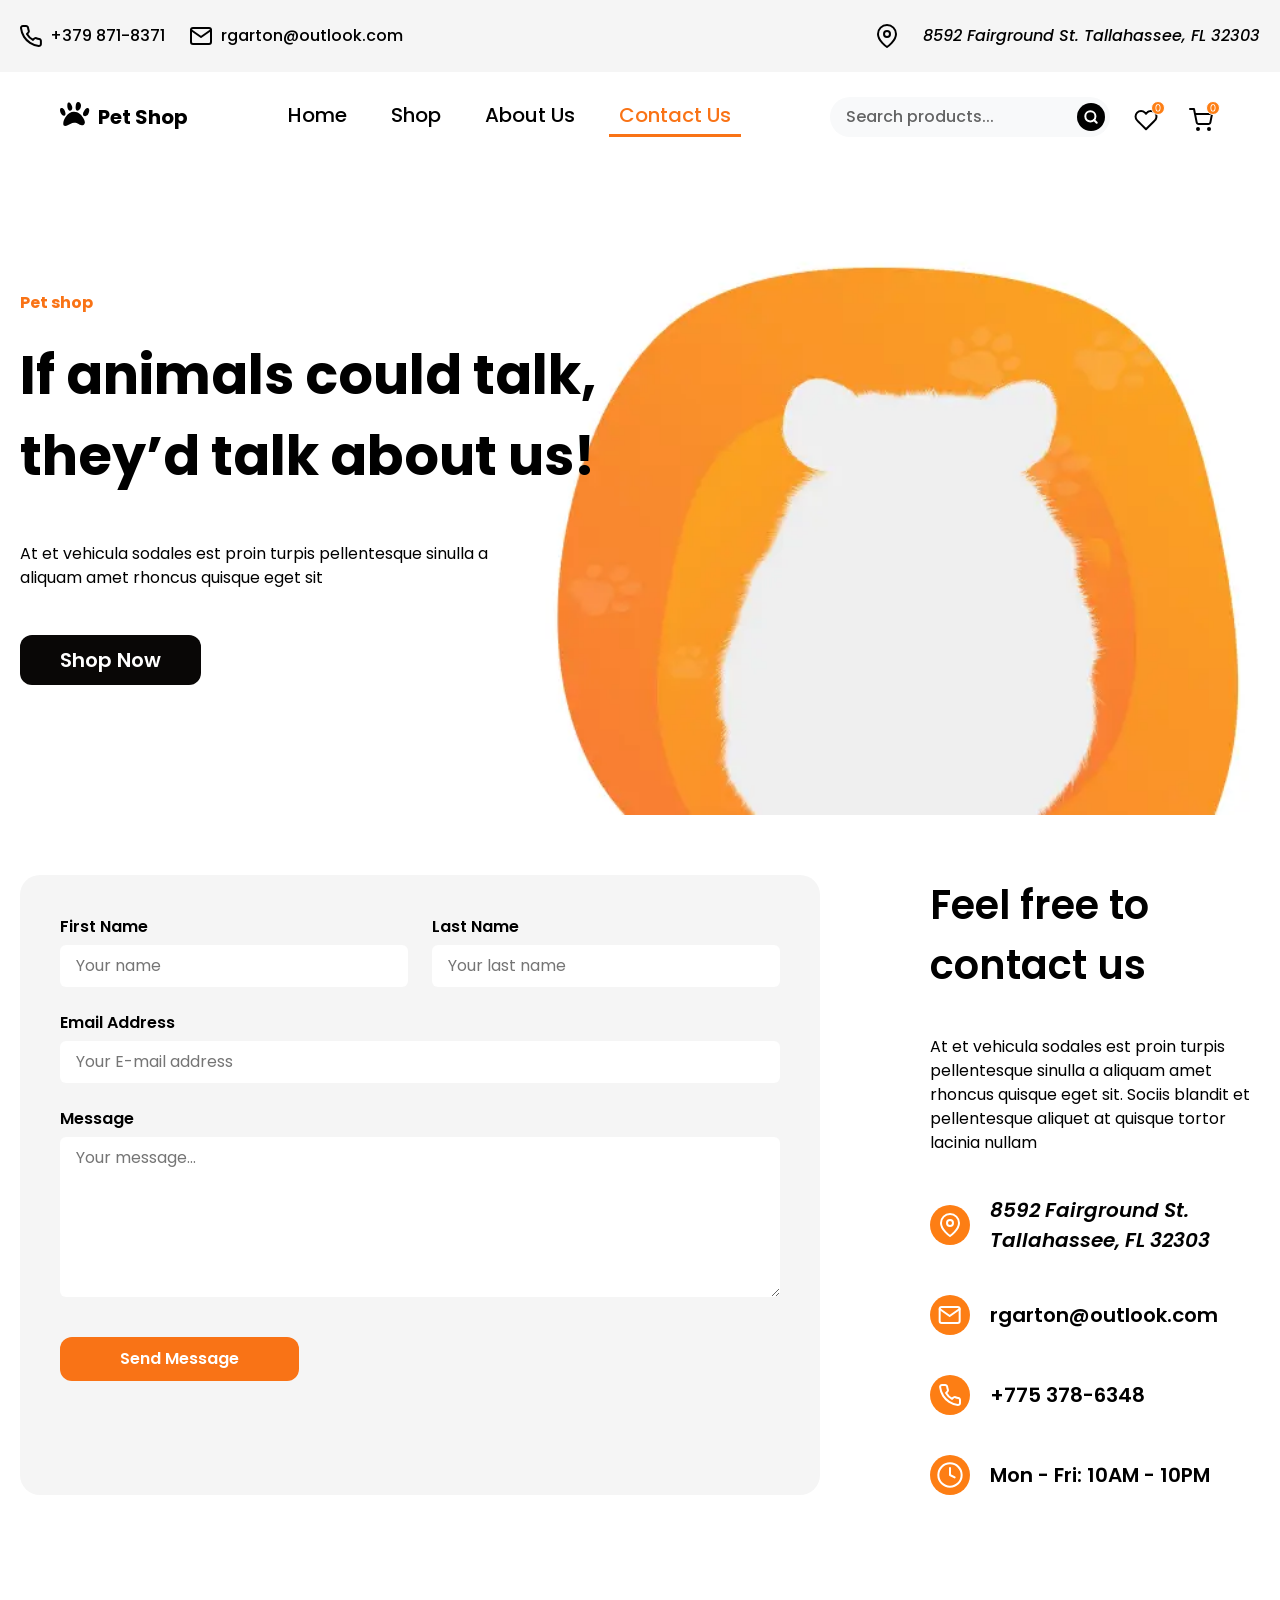
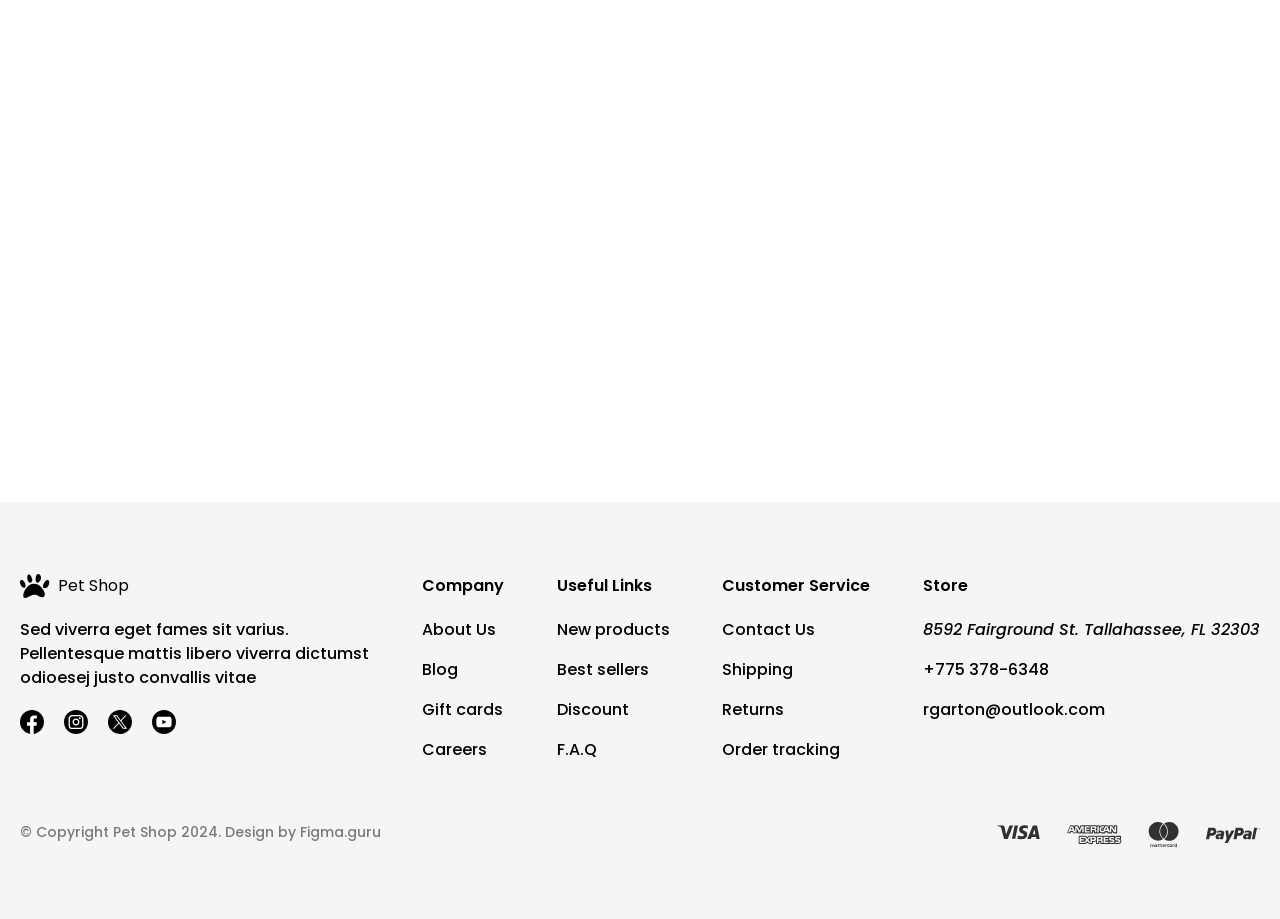
<file: contact-us.html>
<!doctype html>
<html lang="en">
  <head>
    <meta charset="UTF-8" />
    <meta name="viewport" content="width=device-width, initial-scale=1.0" />
    <title>Pet Shop</title>
    <link rel="stylesheet" href="./css/reset.css" />
    <link rel="stylesheet" href="./css/base.css" />
    <link rel="stylesheet" href="./css/components.css" />
    <link rel="stylesheet" href="./css/layout.css" />
    <link rel="stylesheet" href="./css/style.css" />
    <link rel="preconnect" href="https://fonts.googleapis.com" />
    <link rel="preconnect" href="https://fonts.gstatic.com" crossorigin />
    <link
      href="https://fonts.googleapis.com/css2?family=Poppins:wght@300;400;500;600;700&display=swap"
      rel="stylesheet"
    />
  </head>

  <body>
    <header>
      <div class="topbar">
        <div class="container">
          <div class="topbar__wrapper">
            <div class="topbar__left">
              <ul class="topbar__contact-list">
                <li class="topbar__contact-item">
                  <img
                    class="topbar__icon"
                    src="images/common/header-phone.svg"
                    alt=""
                  />
                  <a class="topbar__contact-value" href="tel:+3798718371"
                    >+379 871-8371</a
                  >
                </li>
                <li class="topbar__contact-item">
                  <img
                    class="topbar__icon"
                    src="images/common/header-mail.svg"
                    alt=""
                  />
                  <a
                    class="topbar__contact-value"
                    href="mailto:rgarton@outlook.com"
                  >
                    rgarton@outlook.com
                  </a>
                </li>
              </ul>
            </div>
            <div class="topbar__right">
              <img
                class="topbar__icon"
                src="images/common/header-location.svg"
                alt=""
              />
              <address class="topbar__contact-value">
                8592 Fairground St. Tallahassee, FL 32303
              </address>
            </div>
          </div>
        </div>
      </div>
      <div class="header">
        <div class="container">
          <div class="header__wrapper">
            <a href="#" class="header__logo">
              <img
                class="header__logo-icon"
                src="images/common/site-logo.svg"
                alt=""
              />
              <span class="header__logo-name">Pet Shop</span>
            </a>
            <nav class="header__nav">
              <ul class="header__nav-list">
                <li class="header__nav-item">
                  <a href="#">Home</a>
                </li>
                <li class="header__nav-item">
                  <a href="#">Shop</a>
                </li>
                <li class="header__nav-item"><a href="#">About Us</a></li>
                <li class="header__nav-item header__nav-item--active">
                  <a href="#">Contact Us</a>
                </li>
              </ul>
            </nav>
            <div class="header__actions">
              <form class="header__search" action="#" method="get">
                <input
                  class="header__search-input"
                  type="search"
                  placeholder="Search products..."
                />
                <button class="header__search-button" type="submit">
                  <img src="images/common/header-search.svg" alt="search" />
                </button>
              </form>
              <a href="#" class="header__favorites">
                <img src="images/common/header-favorites.svg" alt="Favorites" />
              </a>
              <a href="#" class="header__cart">
                <img src="images/common/header-cart.svg" alt="Cart" />
              </a>
            </div>
          </div>
        </div>
      </div>
    </header>
    <main>
      <section class="hero hero--contact">
        <div class="container">
          <div class="hero__wrapper">
            <div class="hero__content">
              <div class="hero__heading">
                <span class="hero__subtitle">Pet shop</span>

                <h1 class="hero__title">
                  If animals could talk, they’d talk about us!
                </h1>
              </div>
              <p class="hero__description">
                At et vehicula sodales est proin turpis pellentesque sinulla a
                aliquam amet rhoncus quisque eget sit
              </p>

              <a href="#" class="button hero__button">Shop Now</a>
            </div>
          </div>
        </div>
      </section>

      <section class="contact">
        <div class="container">
          <div class="contact__wrapper">
            <form class="contact-form" action="#" method="post">
              <div class="contact-form__body">
                <div class="contact-form__row">
                  <div class="contact-form__field">
                    <label class="contact-form__label" for="first-name">
                      First Name
                    </label>
                    <input
                      id="first-name"
                      class="contact-form__input"
                      type="text"
                      placeholder="Your name"
                    />
                  </div>
                  <div class="contact-form__field">
                    <label class="contact-form__label" for="last-name">
                      Last Name
                    </label>
                    <input
                      id="last-name"
                      class="contact-form__input"
                      type="text"
                      placeholder="Your last name"
                    />
                  </div>
                </div>
                <div class="contact-form__field">
                  <label class="contact-form__label" for="email">
                    Email Address
                  </label>

                  <input
                    id="email"
                    type="email"
                    class="contact-form__input"
                    placeholder="Your E-mail address"
                  />
                </div>
                <div class="contact-form__message">
                  <div class="contact-form__field">
                    <label class="contact-form__label" for="message">
                      Message
                    </label>
                    <textarea
                      id="message"
                      class="contact-form__textarea"
                      placeholder="Your message..."
                    ></textarea>
                  </div>

                  <button type="submit" class="button contact-form__button">
                    Send Message
                  </button>
                </div>
              </div>
            </form>

            <div class="contact__info">
              <div class="contact__header">
                <h2 class="contact__title">Feel free to contact us</h2>
                <p class="contact__desc">
                  At et vehicula sodales est proin turpis pellentesque sinulla a
                  aliquam amet rhoncus quisque eget sit. Sociis blandit et
                  pellentesque aliquet at quisque tortor lacinia nullam
                </p>
              </div>
              <div class="contact__content">
                <ul class="contact__list">
                  <li class="contact__item">
                    <img
                      class="contact__img"
                      src="images/common/contact-location.svg"
                      alt=""
                    />
                    <address class="contact__value">
                      8592 Fairground St. Tallahassee, FL 32303
                    </address>
                  </li>
                  <li class="contact__item">
                    <img
                      class="contact__img"
                      src="images/common/contact-mail.svg"
                      alt=""
                    />
                    <a class="contact__value" href="mailto:rgarton@outlook.com"
                      >rgarton@outlook.com</a
                    >
                  </li>
                  <li class="contact__item">
                    <img
                      class="contact__img"
                      src="images/common/contact-phone.svg"
                      alt=""
                    />
                    <a class="contact__value" href="tel:+7753786348"
                      >+775 378-6348</a
                    >
                  </li>
                  <li class="contact__item">
                    <img
                      class="contact__img"
                      src="images/common/contact-time.svg"
                      alt=""
                    />
                    <p class="contact__value">Mon - Fri: 10AM - 10PM</p>
                  </li>
                </ul>
              </div>
            </div>
          </div>
        </div>
      </section>
      <section class="map">
        <div class="container">
          <div class="map__wrapper">
            <iframe
              class="map__frame"
              src="https://www.google.com/maps/embed?pb=!1m18!1m12!1m3!1d220090.31858830675!2d-84.41872744102797!3d30.46695240732906!2m3!1f0!2f0!3f0!3m2!1i1024!2i768!4f13.1!3m3!1m2!1s0x88ecf553425e0061%3A0x8594a14791b044d!2z44OO44O844K544O744OV44Ot44Oq44OA44O744OV44Kn44Ki!5e0!3m2!1sen!2sus!4v1788399584889!5m2!1sen!2sus"
              title="Pet Shop location"
              loading="lazy"
              referrerpolicy="no-referrer-when-downgrade"
              allowfullscreen
            ></iframe>
          </div>
        </div>
      </section>
    </main>
    <footer class="footer">
      <div class="container">
        <div class="footer__wrapper">
          <div class="footer__top">
            <!-- 左側：ロゴ・説明・SNS -->
            <div class="footer__brand">
              <a href="/" class="footer__logo">
                <img src="images/common/site-logo.svg" alt="" />
                <span>Pet Shop</span>
              </a>
              <p class="footer__desc">
                Sed viverra eget fames sit varius. Pellentesque mattis libero
                viverra dictumst odioesej justo convallis vitae
              </p>
              <ul class="footer__social-list">
                <li class="footer__social-item">
                  <a href="#"
                    ><img
                      src="images/common/footer-facebook.svg"
                      alt="facebook"
                  /></a>
                </li>
                <li class="footer__social-item">
                  <a href="#"
                    ><img src="images/common/footer-insta.svg" alt="instagram"
                  /></a>
                </li>
                <li class="footer__social-item">
                  <a href="#"
                    ><img src="images/common/footer-x.svg" alt="twitter"
                  /></a>
                </li>
                <li class="footer__social-item">
                  <a href="#"
                    ><img src="images/common/footer-youtube.svg" alt="youtube"
                  /></a>
                </li>
              </ul>
            </div>

            <!-- 右側：リンクグループ -->
            <div class="footer__nav-group">
              <h3 class="footer__nav-title">Company</h3>
              <ul class="footer__nav-list">
                <li class="footer__nav-item"><a href="#">About Us</a></li>
                <li class="footer__nav-item"><a href="#">Blog</a></li>
                <li class="footer__nav-item"><a href="#">Gift cards</a></li>
                <li class="footer__nav-item"><a href="#">Careers</a></li>
              </ul>
            </div>

            <div class="footer__nav-group">
              <h3 class="footer__nav-title">Useful Links</h3>
              <ul class="footer__nav-list">
                <li class="footer__nav-item"><a href="#">New products</a></li>
                <li class="footer__nav-item"><a href="#">Best sellers</a></li>
                <li class="footer__nav-item"><a href="#">Discount</a></li>
                <li class="footer__nav-item"><a href="#">F.A.Q</a></li>
              </ul>
            </div>

            <div class="footer__nav-group">
              <h3 class="footer__nav-title">Customer Service</h3>
              <ul class="footer__nav-list">
                <li class="footer__nav-item"><a href="#">Contact Us</a></li>
                <li class="footer__nav-item"><a href="#">Shipping</a></li>
                <li class="footer__nav-item"><a href="#">Returns</a></li>
                <li class="footer__nav-item">
                  <a href="#">Order tracking</a>
                </li>
              </ul>
            </div>

            <div class="footer__nav-group">
              <h3 class="footer__nav-title">Store</h3>
              <ul class="footer__nav-list">
                <li class="footer__nav-item">
                  <address>8592 Fairground St. Tallahassee, FL 32303</address>
                </li>
                <li class="footer__nav-item">
                  <a href="tel:+7753786348">+775 378-6348</a>
                </li>
                <li class="footer__nav-item">
                  <a href="mailto:rgarton@outlook.com">rgarton@outlook.com</a>
                </li>
              </ul>
            </div>
          </div>

          <div class="footer__bottom">
            <p class="footer__copyright">
              © Copyright Pet Shop 2024. Design by Figma.guru
            </p>
            <div class="footer__payments">
              <!-- VISAなどのアイコン -->
              <img
                src="images/common/footer-payment-method.svg"
                alt="Accepted payment methods"
              />
            </div>
          </div>
        </div>
      </div>
    </footer>
    <script src="js/main.js"></script>
  </body>
</html>
</file>
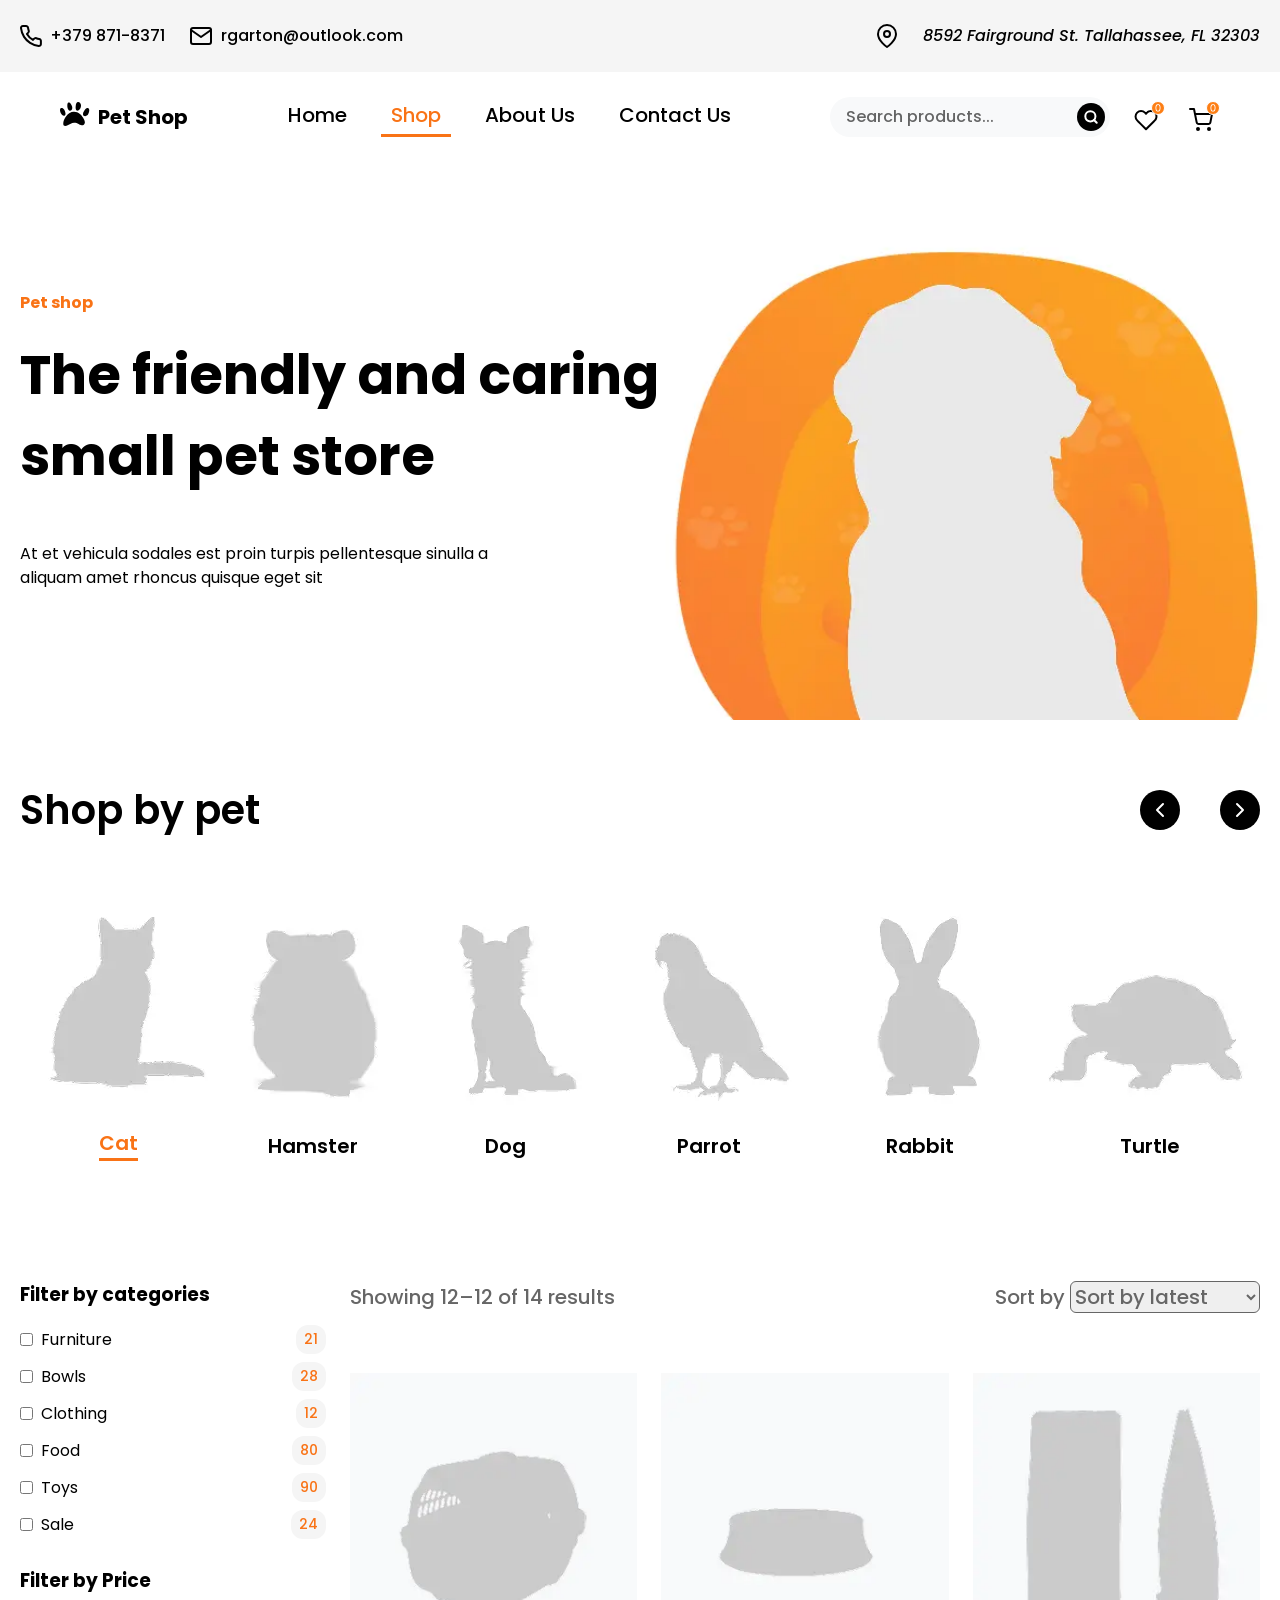
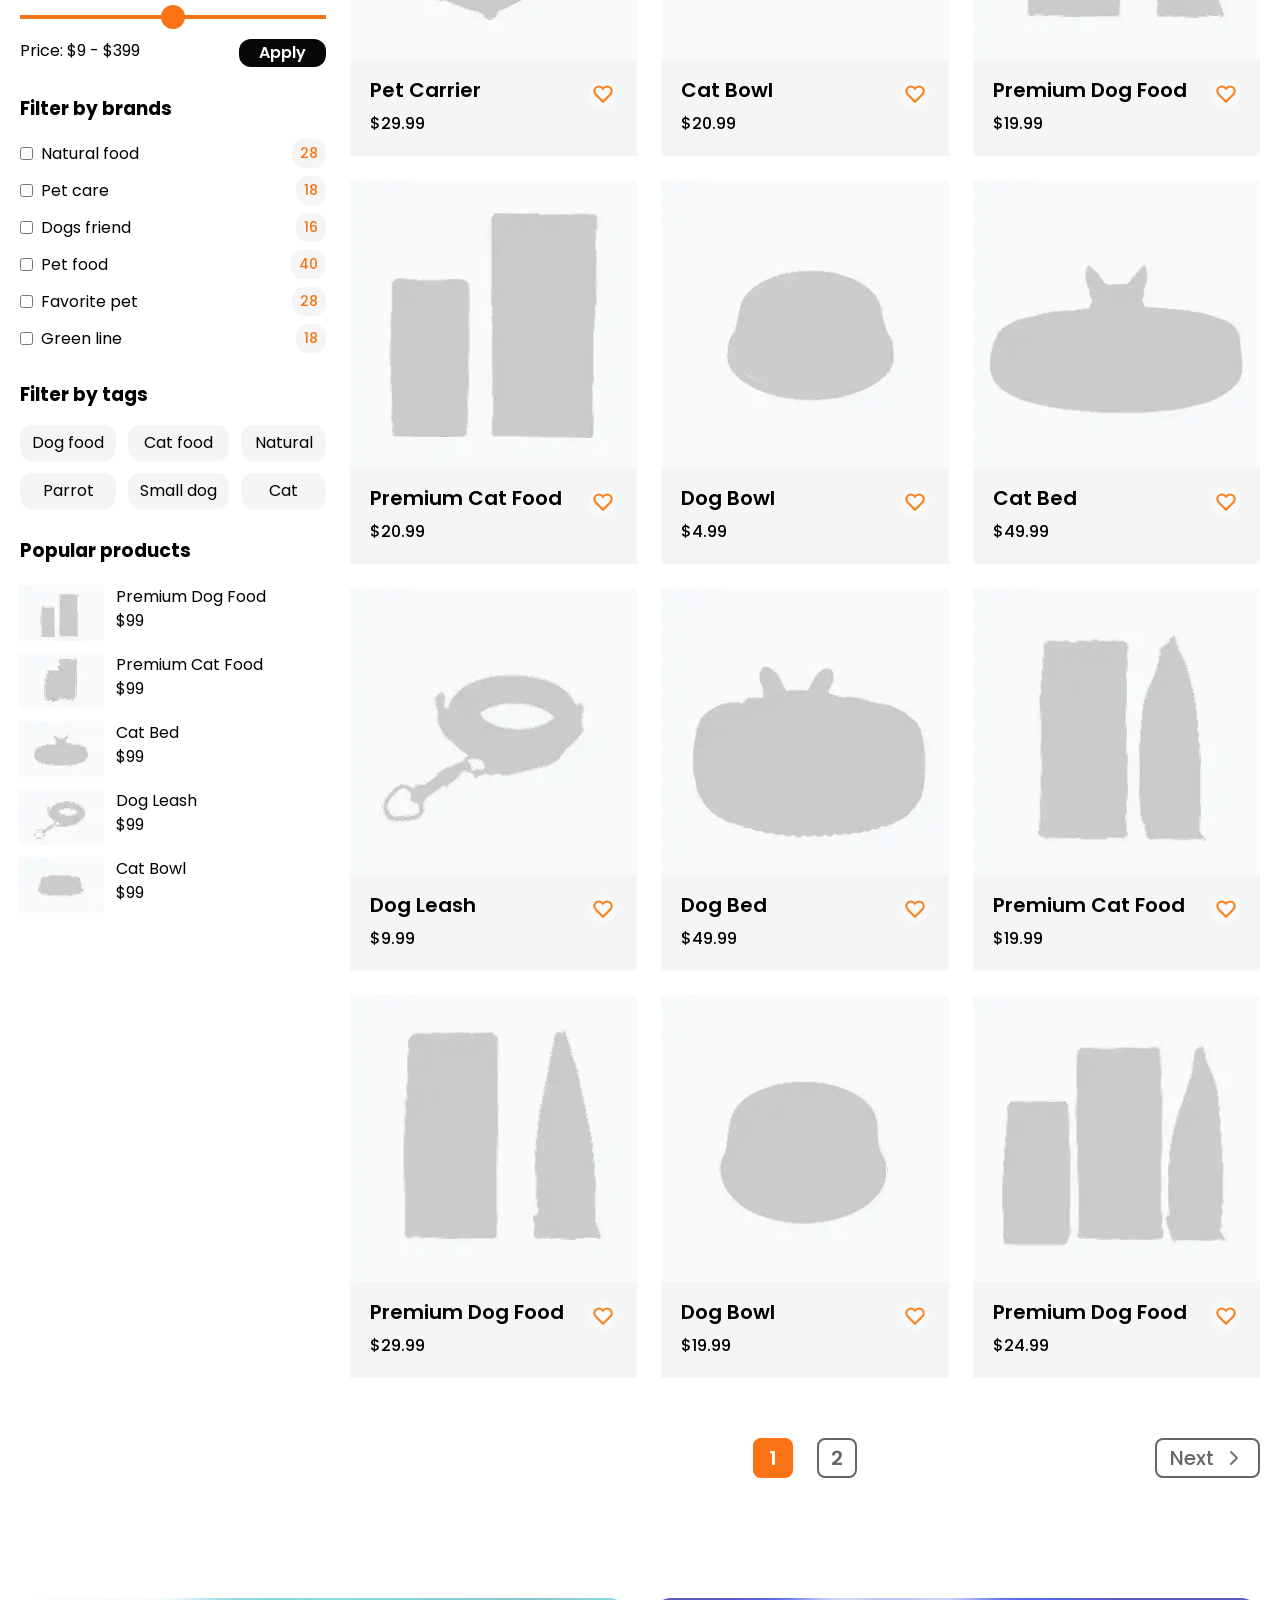
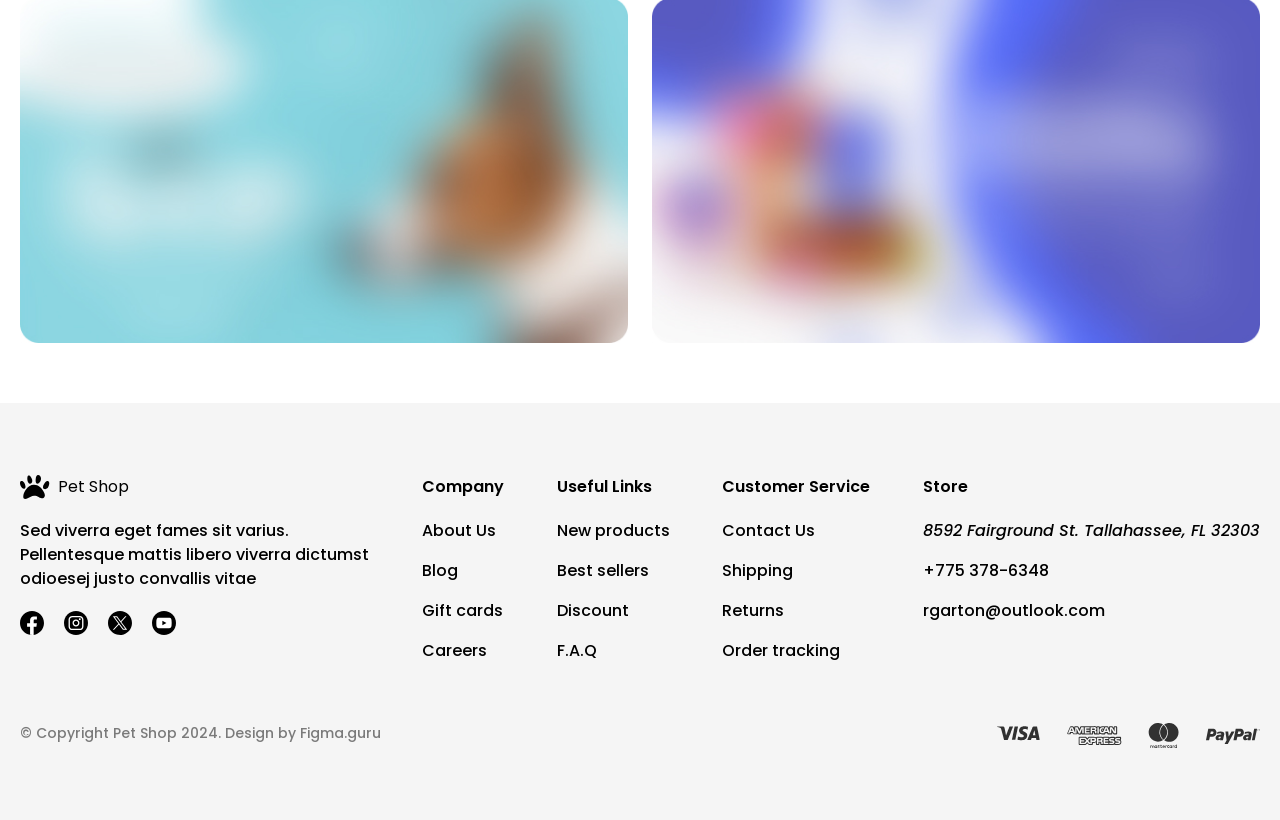
<file: shop.html>
<!doctype html>
<html lang="en">
  <head>
    <meta charset="UTF-8" />
    <meta name="viewport" content="width=device-width, initial-scale=1.0" />
    <title>Pet Shop</title>
    <link rel="stylesheet" href="./css/reset.css" />
    <link rel="stylesheet" href="./css/base.css" />
    <link rel="stylesheet" href="./css/components.css" />
    <link rel="stylesheet" href="./css/layout.css" />
    <link rel="stylesheet" href="./css/style.css" />
    <link rel="preconnect" href="https://fonts.googleapis.com" />
    <link rel="preconnect" href="https://fonts.gstatic.com" crossorigin />
    <link
      href="https://fonts.googleapis.com/css2?family=Poppins:wght@300;400;500;600;700&display=swap"
      rel="stylesheet"
    />
  </head>

  <body>
    <header>
      <div class="topbar">
        <div class="container">
          <div class="topbar__wrapper">
            <div class="topbar__left">
              <ul class="topbar__contact-list">
                <li class="topbar__contact-item">
                  <img
                    class="topbar__icon"
                    src="images/common/header-phone.svg"
                    alt=""
                  />
                  <a class="topbar__contact-value" href="tel:+3798718371"
                    >+379 871-8371</a
                  >
                </li>
                <li class="topbar__contact-item">
                  <img
                    class="topbar__icon"
                    src="images/common/header-mail.svg"
                    alt=""
                  />
                  <a
                    class="topbar__contact-value"
                    href="mailto:rgarton@outlook.com"
                  >
                    rgarton@outlook.com
                  </a>
                </li>
              </ul>
            </div>
            <div class="topbar__right">
              <img
                class="topbar__icon"
                src="images/common/header-location.svg"
                alt=""
              />
              <address class="topbar__contact-value">
                8592 Fairground St. Tallahassee, FL 32303
              </address>
            </div>
          </div>
        </div>
      </div>
      <div class="header">
        <div class="container">
          <div class="header__wrapper">
            <a href="#" class="header__logo">
              <img
                class="header__logo-icon"
                src="images/common/site-logo.svg"
                alt=""
              />
              <span class="header__logo-name">Pet Shop</span>
            </a>
            <nav class="header__nav">
              <ul class="header__nav-list">
                <li class="header__nav-item">
                  <a href="#">Home</a>
                </li>
                <li class="header__nav-item header__nav-item--active">
                  <a href="#">Shop</a>
                </li>
                <li class="header__nav-item"><a href="#">About Us</a></li>
                <li class="header__nav-item"><a href="#">Contact Us</a></li>
              </ul>
            </nav>
            <div class="header__actions">
              <form class="header__search" action="#" method="get">
                <input
                  class="header__search-input"
                  type="search"
                  placeholder="Search products..."
                />
                <button class="header__search-button" type="submit">
                  <img src="images/common/header-search.svg" alt="search" />
                </button>
              </form>
              <a href="#" class="header__favorites">
                <img src="images/common/header-favorites.svg" alt="Favorites" />
              </a>
              <a href="#" class="header__cart">
                <img src="images/common/header-cart.svg" alt="Cart" />
              </a>
            </div>
          </div>
        </div>
      </div>
    </header>
    <main>
      <section class="hero hero--shop">
        <div class="container">
          <div class="hero__wrapper">
            <div class="hero__content">
              <div class="hero__heading">
                <span class="hero__subtitle">Pet shop</span>

                <h1 class="hero__title">
                  The friendly and caring small pet store
                </h1>
              </div>
              <p class="hero__description">
                At et vehicula sodales est proin turpis pellentesque sinulla a
                aliquam amet rhoncus quisque eget sit
              </p>
            </div>
          </div>
        </div>
      </section>
      <section class="shop-by-pet">
        <div class="container">
          <div class="shop-by-pet__wrapper">
            <div class="shop-by-pet__header">
              <h2 class="shop-by-pet__title">Shop by pet</h2>
              <div class="shop-by-pet__controls">
                <button
                  class="shop-by-pet__arrow shop-by-pet__arrow--prev"
                  type="button"
                >
                  <img src="images/common/prev.svg" alt="" />
                </button>
                <button
                  class="shop-by-pet__arrow shop-by-pet__arrow--next"
                  type="button"
                >
                  <img src="images/common/next.svg" alt="" />
                </button>
              </div>
            </div>

            <ul class="shop-by-pet__list">
              <li class="shop-by-pet__item">
                <a class="shop-by-pet__link" href="#">
                  <div class="shop-by-pet__icon">
                    <img src="images/common/cat.webp" alt="Cat" />
                  </div>
                  <span class="shop-by-pet__name shop-by-pet__name--active"
                    >Cat</span
                  >
                </a>
              </li>
              <li class="shop-by-pet__item">
                <a class="shop-by-pet__link" href="#">
                  <div class="shop-by-pet__icon">
                    <img src="images/common/hamster.webp" alt="Hamster" />
                  </div>
                  <span class="shop-by-pet__name">Hamster</span>
                </a>
              </li>
              <li class="shop-by-pet__item">
                <a class="shop-by-pet__link" href="#">
                  <div class="shop-by-pet__icon">
                    <img src="images/common/dog.webp" alt="Dog" />
                  </div>
                  <span class="shop-by-pet__name">Dog</span>
                </a>
              </li>
              <li class="shop-by-pet__item">
                <a class="shop-by-pet__link" href="#">
                  <div class="shop-by-pet__icon">
                    <img src="images/common/parrot.webp" alt="Parrot" />
                  </div>
                  <span class="shop-by-pet__name">Parrot</span>
                </a>
              </li>
              <li class="shop-by-pet__item">
                <a class="shop-by-pet__link" href="#">
                  <div class="shop-by-pet__icon">
                    <img src="images/common/rabbit.webp" alt="Rabbit" />
                  </div>
                  <span class="shop-by-pet__name">Rabbit</span>
                </a>
              </li>
              <li class="shop-by-pet__item">
                <a class="shop-by-pet__link" href="#">
                  <div class="shop-by-pet__icon">
                    <img src="images/common/turtle.webp" alt="Turtle" />
                  </div>
                  <span class="shop-by-pet__name">Turtle</span>
                </a>
              </li>
            </ul>
          </div>
        </div>
      </section>
      <section class="shop">
        <div class="container">
          <div class="shop__wrapper">
            <!-- 左側：フィルター -->
            <aside class="shop__sidebar">
              <form class="shop__filters" action="#" method="get">
                <!-- Filter by categories -->
                <div class="filter__categories-wrapper">
                  <h3 class="filter__title">Filter by categories</h3>
                  <ul class="filter__list">
                    <li class="filter__item">
                      <label class="filter__content">
                        <div class="filter__name">
                          <input type="checkbox" />
                          <span>Furniture</span>
                        </div>
                        <span class="filter__count">21</span>
                      </label>
                    </li>
                    <li class="filter__item">
                      <label class="filter__content">
                        <div class="filter__name">
                          <input type="checkbox" />
                          <span>Bowls</span>
                        </div>
                        <span class="filter__count">28</span>
                      </label>
                    </li>
                    <li class="filter__item">
                      <label class="filter__content">
                        <div class="filter__name">
                          <input type="checkbox" />
                          <span>Clothing</span>
                        </div>
                        <span class="filter__count">12</span>
                      </label>
                    </li>
                    <li class="filter__item">
                      <label class="filter__content">
                        <div class="filter__name">
                          <input type="checkbox" />
                          <span>Food</span>
                        </div>
                        <span class="filter__count">80</span>
                      </label>
                    </li>
                    <li class="filter__item">
                      <label class="filter__content">
                        <div class="filter__name">
                          <input type="checkbox" />
                          <span>Toys</span>
                        </div>
                        <span class="filter__count">90</span>
                      </label>
                    </li>
                    <li class="filter__item">
                      <label class="filter__content">
                        <div class="filter__name">
                          <input type="checkbox" />
                          <span>Sale</span>
                        </div>
                        <span class="filter__count">24</span>
                      </label>
                    </li>
                  </ul>
                </div>

                <!-- Filter by Price -->
                <div class="filter__price-wrapper">
                  <h3 class="filter__title">Filter by Price</h3>
                  <div class="filter__price">
                    <input type="range" min="9" max="399" />
                    <div class="filter__price-info">
                      <span>Price: $9 - $399</span>
                      <button type="submit" class="button filter__price-button">
                        Apply
                      </button>
                    </div>
                  </div>
                </div>

                <!-- Filter by brands -->
                <div class="filter__brands-wrapper">
                  <h3 class="filter__title">Filter by brands</h3>
                  <ul class="filter__list">
                    <li class="filter__item">
                      <label class="filter__content">
                        <div class="filter__name">
                          <input type="checkbox" />
                          <span>Natural food</span>
                        </div>
                        <span class="filter__count">28</span>
                      </label>
                    </li>
                    <li class="filter__item">
                      <label class="filter__content">
                        <div class="filter__name">
                          <input type="checkbox" />
                          <span>Pet care</span>
                        </div>
                        <span class="filter__count">18</span>
                      </label>
                    </li>
                    <li class="filter__item">
                      <label class="filter__content">
                        <div class="filter__name">
                          <input type="checkbox" />
                          <span>Dogs friend</span>
                        </div>
                        <span class="filter__count">16</span>
                      </label>
                    </li>
                    <li class="filter__item">
                      <label class="filter__content">
                        <div class="filter__name">
                          <input type="checkbox" />
                          <span>Pet food</span>
                        </div>
                        <span class="filter__count">40</span>
                      </label>
                    </li>
                    <li class="filter__item">
                      <label class="filter__content">
                        <div class="filter__name">
                          <input type="checkbox" />
                          <span>Favorite pet</span>
                        </div>
                        <span class="filter__count">28</span>
                      </label>
                    </li>
                    <li class="filter__item">
                      <label class="filter__content">
                        <div class="filter__name">
                          <input type="checkbox" />
                          <span>Green line</span>
                        </div>
                        <span class="filter__count">18</span>
                      </label>
                    </li>
                  </ul>
                </div>

                <!-- Filter by tags -->
                <div class="filter__tags-wrapper">
                  <h3 class="filter__title">Filter by tags</h3>
                  <div class="filter__tags">
                    <button type="button" class="filter__tag">Dog food</button>
                    <button type="button" class="filter__tag">Cat food</button>
                    <button type="button" class="filter__tag">Natural</button>
                    <button type="button" class="filter__tag">Parrot</button>
                    <button type="button" class="filter__tag">Small dog</button>
                    <button type="button" class="filter__tag">Cat</button>
                  </div>
                </div>
              </form>
              <div class="popular-products-wrapper">
                <h3 class="popular-products__title">Popular products</h3>
                <ul class="popular-products__list">
                  <li class="popular-products__item">
                    <div class="popular-products__img">
                      <img
                        src="images/products/popular-dog-food-01.webp"
                        alt=""
                      />
                    </div>
                    <div class="popular-products__contents">
                      <p class="popular-products__name">Premium Dog Food</p>
                      <span class="popular-products__value">$99</span>
                    </div>
                  </li>
                  <li class="popular-products__item">
                    <div class="popular-products__img">
                      <img
                        src="images/products/popular-cat-food-01.webp"
                        alt=""
                      />
                    </div>
                    <div class="popular-products__contents">
                      <p class="popular-products__name">Premium Cat Food</p>
                      <span class="popular-products__value">$99</span>
                    </div>
                  </li>
                  <li class="popular-products__item">
                    <div class="popular-products__img">
                      <img
                        src="images/products/popular-cat-bed-01.webp"
                        alt=""
                      />
                    </div>
                    <div class="popular-products__contents">
                      <p class="popular-products__name">Cat Bed</p>
                      <span class="popular-products__value">$99</span>
                    </div>
                  </li>
                  <li class="popular-products__item">
                    <div class="popular-products__img">
                      <img
                        src="images/products/popular-dog-leash-01.webp"
                        alt=""
                      />
                    </div>
                    <div class="popular-products__contents">
                      <p class="popular-products__name">Dog Leash</p>
                      <span class="popular-products__value">$99</span>
                    </div>
                  </li>
                  <li class="popular-products__item">
                    <div class="popular-products__img">
                      <img
                        src="images/products/popular-cat-bowl-01.webp"
                        alt=""
                      />
                    </div>
                    <div class="popular-products__contents">
                      <p class="popular-products__name">Cat Bowl</p>
                      <span class="popular-products__value">$99</span>
                    </div>
                  </li>
                </ul>
              </div>
            </aside>

            <!-- 右側：商品一覧 -->
            <div class="shop__content">
              <!-- 上部バー：件数表示 + ソート -->
              <div class="shop__toolbar">
                <p class="shop__result">Showing 12–12 of 14 results</p>
                <div class="shop__sort">
                  <label for="sort">Sort by</label>
                  <select id="sort">
                    <option>Sort by latest</option>
                    <option>Sort by oldest</option>
                    <option>Sort by HighPrice</option>
                    <option>Sort by LowPrice</option>
                  </select>
                </div>
              </div>

              <!-- 商品グリッド -->
              <div class="shop__list">
                <article class="product-card">
                  <div class="product-card__image">
                    <img
                      src="images/products/shop-pet-carrier-01.webp"
                      alt="Pet Carrier"
                    />
                  </div>
                  <div class="product-card__info">
                    <div class="product-card__info-contents">
                      <h3 class="product-card__name">Pet Carrier</h3>
                      <span class="product-card__price">$29.99</span>
                    </div>
                    <button class="product-card__favorite" type="button">
                      <img src="images/common/product-favorite.svg" alt="" />
                    </button>
                  </div>
                </article>

                <article class="product-card">
                  <div class="product-card__image">
                    <img
                      src="images/products/shop-cat-bowl-01.webp"
                      alt="Cat Bowl"
                    />
                  </div>
                  <div class="product-card__info">
                    <div class="product-card__info-contents">
                      <h3 class="product-card__name">Cat Bowl</h3>
                      <span class="product-card__price">$20.99</span>
                    </div>
                    <button class="product-card__favorite" type="button">
                      <img src="images/common/product-favorite.svg" alt="" />
                    </button>
                  </div>
                </article>
                <article class="product-card">
                  <div class="product-card__image">
                    <img
                      src="images/products/shop-dog-food-01.webp"
                      alt="Premium Dog Food"
                    />
                  </div>
                  <div class="product-card__info">
                    <div class="product-card__info-contents">
                      <h3 class="product-card__name">Premium Dog Food</h3>
                      <span class="product-card__price">$19.99</span>
                    </div>
                    <button class="product-card__favorite" type="button">
                      <img src="images/common/product-favorite.svg" alt="" />
                    </button>
                  </div>
                </article>
                <article class="product-card">
                  <div class="product-card__image">
                    <img
                      src="images/products/shop-cat-food-01.webp"
                      alt="Premium Cat Food"
                    />
                  </div>
                  <div class="product-card__info">
                    <div class="product-card__info-contents">
                      <h3 class="product-card__name">Premium Cat Food</h3>
                      <span class="product-card__price">$20.99</span>
                    </div>
                    <button class="product-card__favorite" type="button">
                      <img src="images/common/product-favorite.svg" alt="" />
                    </button>
                  </div>
                </article>
                <article class="product-card">
                  <div class="product-card__image">
                    <img
                      src="images/products/shop-dog-bowl-01.webp"
                      alt="Dog Bowl"
                    />
                  </div>
                  <div class="product-card__info">
                    <div class="product-card__info-contents">
                      <h3 class="product-card__name">Dog Bowl</h3>
                      <span class="product-card__price">$4.99</span>
                    </div>
                    <button class="product-card__favorite" type="button">
                      <img src="images/common/product-favorite.svg" alt="" />
                    </button>
                  </div>
                </article>
                <article class="product-card">
                  <div class="product-card__image">
                    <img
                      src="images/products/shop-cat-bed-01.webp"
                      alt="Cat Bed"
                    />
                  </div>
                  <div class="product-card__info">
                    <div class="product-card__info-contents">
                      <h3 class="product-card__name">Cat Bed</h3>
                      <span class="product-card__price">$49.99</span>
                    </div>
                    <button class="product-card__favorite" type="button">
                      <img src="images/common/product-favorite.svg" alt="" />
                    </button>
                  </div>
                </article>
                <article class="product-card">
                  <div class="product-card__image">
                    <img
                      src="images/products/shop-dog-leash-01.webp"
                      alt="Dog Leash"
                    />
                  </div>
                  <div class="product-card__info">
                    <div class="product-card__info-contents">
                      <h3 class="product-card__name">Dog Leash</h3>
                      <span class="product-card__price">$9.99</span>
                    </div>
                    <button class="product-card__favorite" type="button">
                      <img src="images/common/product-favorite.svg" alt="" />
                    </button>
                  </div>
                </article>
                <article class="product-card">
                  <div class="product-card__image">
                    <img
                      src="images/products/best-dog-bed-01.webp"
                      alt="Dog Bed"
                    />
                  </div>
                  <div class="product-card__info">
                    <div class="product-card__info-contents">
                      <h3 class="product-card__name">Dog Bed</h3>
                      <span class="product-card__price">$49.99</span>
                    </div>
                    <button class="product-card__favorite" type="button">
                      <img src="images/common/product-favorite.svg" alt="" />
                    </button>
                  </div>
                </article>
                <article class="product-card">
                  <div class="product-card__image">
                    <img
                      src="images/products/shop-cat-food-02.webp"
                      alt="Premium Cat Food"
                    />
                  </div>
                  <div class="product-card__info">
                    <div class="product-card__info-contents">
                      <h3 class="product-card__name">Premium Cat Food</h3>
                      <span class="product-card__price">$19.99</span>
                    </div>
                    <button class="product-card__favorite" type="button">
                      <img src="images/common/product-favorite.svg" alt="" />
                    </button>
                  </div>
                </article>

                <article class="product-card">
                  <div class="product-card__image">
                    <img
                      src="images/products/best-dog-food-02.webp"
                      alt="Premium Dog Food"
                    />
                  </div>
                  <div class="product-card__info">
                    <div class="product-card__info-contents">
                      <h3 class="product-card__name">Premium Dog Food</h3>
                      <span class="product-card__price">$29.99</span>
                    </div>
                    <button class="product-card__favorite" type="button">
                      <img src="images/common/product-favorite.svg" alt="" />
                    </button>
                  </div>
                </article>
                <article class="product-card">
                  <div class="product-card__image">
                    <img
                      src="images/products/shop-dog-bowl-02.webp"
                      alt="Dog Bowl"
                    />
                  </div>
                  <div class="product-card__info">
                    <div class="product-card__info-contents">
                      <h3 class="product-card__name">Dog Bowl</h3>
                      <span class="product-card__price">$19.99</span>
                    </div>
                    <button class="product-card__favorite" type="button">
                      <img src="images/common/product-favorite.svg" alt="" />
                    </button>
                  </div>
                </article>
                <article class="product-card">
                  <div class="product-card__image">
                    <img
                      src="images/products/shop-dog-food-03.webp"
                      alt="Premium Dog Food"
                    />
                  </div>
                  <div class="product-card__info">
                    <div class="product-card__info-contents">
                      <h3 class="product-card__name">Premium Dog Food</h3>
                      <span class="product-card__price">$24.99</span>
                    </div>
                    <button class="product-card__favorite" type="button">
                      <img src="images/common/product-favorite.svg" alt="" />
                    </button>
                  </div>
                </article>
              </div>

              <!-- ページネーション -->
              <div class="shop__pagination">
                <ul class="shop__pagination-list">
                  <li
                    class="shop__pagination-item shop__pagination-item--active"
                  >
                    <a href="#">1</a>
                  </li>
                  <li class="shop__pagination-item">
                    <a href="#">2</a>
                  </li>
                </ul>
                <a class="shop__pagination-next" href="#">
                  <span class="shop__pagination-text"> Next </span>
                  <img src="images/common/pagination-next.svg" alt="" />
                </a>
              </div>
            </div>
          </div>
        </div>
      </section>
      <section class="shop-banners">
        <div class="container">
          <div class="shop-banners__wrapper">
            <div class="shop-banners__list">
              <a href="#" class="shop-banners__item">
                <img src="images/common/banner-01.jpg" alt="" />
              </a>
              <a href="#" class="shop-banners__item">
                <img src="images/common/banner-02.jpg" alt="" />
              </a>
            </div>
          </div>
        </div>
      </section>
    </main>
    <footer class="footer">
      <div class="container">
        <div class="footer__wrapper">
          <div class="footer__top">
            <!-- 左側：ロゴ・説明・SNS -->
            <div class="footer__brand">
              <a href="/" class="footer__logo">
                <img src="images/common/site-logo.svg" alt="" />
                <span>Pet Shop</span>
              </a>
              <p class="footer__desc">
                Sed viverra eget fames sit varius. Pellentesque mattis libero
                viverra dictumst odioesej justo convallis vitae
              </p>
              <ul class="footer__social-list">
                <li class="footer__social-item">
                  <a href="#"
                    ><img
                      src="images/common/footer-facebook.svg"
                      alt="facebook"
                  /></a>
                </li>
                <li class="footer__social-item">
                  <a href="#"
                    ><img src="images/common/footer-insta.svg" alt="instagram"
                  /></a>
                </li>
                <li class="footer__social-item">
                  <a href="#"
                    ><img src="images/common/footer-x.svg" alt="twitter"
                  /></a>
                </li>
                <li class="footer__social-item">
                  <a href="#"
                    ><img src="images/common/footer-youtube.svg" alt="youtube"
                  /></a>
                </li>
              </ul>
            </div>

            <!-- 右側：リンクグループ -->
            <div class="footer__nav-group">
              <h3 class="footer__nav-title">Company</h3>
              <ul class="footer__nav-list">
                <li class="footer__nav-item"><a href="#">About Us</a></li>
                <li class="footer__nav-item"><a href="#">Blog</a></li>
                <li class="footer__nav-item"><a href="#">Gift cards</a></li>
                <li class="footer__nav-item"><a href="#">Careers</a></li>
              </ul>
            </div>

            <div class="footer__nav-group">
              <h3 class="footer__nav-title">Useful Links</h3>
              <ul class="footer__nav-list">
                <li class="footer__nav-item"><a href="#">New products</a></li>
                <li class="footer__nav-item"><a href="#">Best sellers</a></li>
                <li class="footer__nav-item"><a href="#">Discount</a></li>
                <li class="footer__nav-item"><a href="#">F.A.Q</a></li>
              </ul>
            </div>

            <div class="footer__nav-group">
              <h3 class="footer__nav-title">Customer Service</h3>
              <ul class="footer__nav-list">
                <li class="footer__nav-item"><a href="#">Contact Us</a></li>
                <li class="footer__nav-item"><a href="#">Shipping</a></li>
                <li class="footer__nav-item"><a href="#">Returns</a></li>
                <li class="footer__nav-item">
                  <a href="#">Order tracking</a>
                </li>
              </ul>
            </div>

            <div class="footer__nav-group">
              <h3 class="footer__nav-title">Store</h3>
              <ul class="footer__nav-list">
                <li class="footer__nav-item">
                  <address>8592 Fairground St. Tallahassee, FL 32303</address>
                </li>
                <li class="footer__nav-item">
                  <a href="tel:+7753786348">+775 378-6348</a>
                </li>
                <li class="footer__nav-item">
                  <a href="mailto:rgarton@outlook.com">rgarton@outlook.com</a>
                </li>
              </ul>
            </div>
          </div>

          <div class="footer__bottom">
            <p class="footer__copyright">
              © Copyright Pet Shop 2024. Design by Figma.guru
            </p>
            <div class="footer__payments">
              <!-- VISAなどのアイコン -->
              <img
                src="images/common/footer-payment-method.svg"
                alt="Accepted payment methods"
              />
            </div>
          </div>
        </div>
      </div>
    </footer>
    <script src="js/main.js"></script>
  </body>
</html>
</file>
<file: css/base.css>
:root {
  --spacing-lg: 120px;
  --spacing-md: 80px;
  --spacing-sm: 60px;
}

body {
  font-family: "Poppins", sans-serif;
  font-size: 1rem;
  line-height: 1.5;
  color: #000;
  background-color: #fff;
}

img {
  display: block;
  max-width: 100%;
  height: auto;
}

a {
  color: inherit;
  text-decoration: none;
}

button,
input,
textarea,
select {
  font: inherit;
}

button {
  cursor: pointer;
  border: none;
  background: none;
}
.container {
  width: 100%;
  max-width: 1296px;
  margin-inline: auto;
  padding-inline: 20px;
}
</file>
<file: css/components.css>
/* =========================
   Button
========================= */
.button {
  display: inline-flex;
  align-items: center;
  justify-content: center;
  gap: 10px;
  padding: 10px 30px;
  border-radius: 12px;
  background-color: #090706;
  font-size: 20px;
  font-weight: 600;
  color: #fff;
  transition: background-color 0.3s;
}
/* =========================
   Badge
========================= */
.badge {
  display: inline-flex;
  align-items: center;
  justify-content: center;
  gap: 10px;
  padding: 3px 20px;
  border-radius: 20px;
  background-color: #000;
  color: #fff;
  font-size: 14px;
  font-weight: 500;
}
/* =========================
   Product Card
========================= */
.product-card {
  display: flex;
  flex-direction: column;
  width: 100%;
  height: auto;
}
.product-card__info {
  display: flex;
  justify-content: space-between;
  align-items: flex-start;
  padding: 20px;
  background-color: #f5f5f5;
}
.product-card__info-contents {
  display: flex;
  flex-direction: column;
  gap: 12px;
}
.product-card__name {
  font-weight: 600;
  font-size: 20px;
  line-height: 1;
}
.product-card__price {
  font-weight: 500;
  font-size: 16px;
}
</file>
<file: css/layout.css>
/* =========================
   Topbar
========================= */
.topbar {
  background-color: #f5f5f5;
}

.topbar__wrapper {
  display: flex;
  justify-content: space-between;
  align-items: flex-start;
  padding-block: 24px;
}

.topbar__contact-list {
  display: flex;
  gap: 24px;
}

.topbar__contact-item {
  display: flex;
  gap: 8px;
}

.topbar__contact-value {
  font-weight: 500;
  font-size: 16px;
  white-space: nowrap;
}

.topbar__right {
  display: flex;
  gap: 24px;
}

/* =========================
   Header
========================= */
.header__wrapper {
  display: flex;
  justify-content: space-between;
  align-items: center;
  padding: 24px 40px;
  border-radius: 40px;
}

.header__logo {
  display: flex;
  gap: 8px;
}

.header__logo-icon {
  width: 30px;
  height: 24px;
}

.header__logo-name {
  font-weight: 700;
  font-size: 20px;
  white-space: nowrap;
}

.header__hamburger span {
  display: block;
  width: 24px;
  height: 2px;
  background-color: #000;
}

.header__hamburger {
  display: none;
}

.header__nav-list {
  display: flex;
  gap: 24px;
}

.header__nav-item {
  display: flex;
  gap: 10px;
  font-weight: 500;
  font-size: 20px;
  padding: 4px 10px;
  white-space: nowrap;
}

.header__nav-item--active {
  color: #f97316;
  border-bottom: 3px solid #f97316;
}

.header__actions {
  display: flex;
  align-items: center;
  gap: 24px;
}

.header__search {
  width: 280px;
  height: 40px;
  display: flex;
  align-items: center;
  gap: 8px;
  border-radius: 20px;
  background-color: #f8f9fa;
  padding-inline: 16px 5px;
}

.header__search-input {
  flex: 1;
  height: 100%;
  border: none;
  background-color: transparent;
  font-weight: 500;
  font-size: 16px;
  color: rgba(0, 0, 0, 0.6);
  min-width: 0;
  outline: none;
}

.header__search-input::placeholder {
  color: rgba(0, 0, 0, 0.6);
}

.header__search-input::-webkit-search-cancel-button {
  display: none;
}

.header__search-button {
  flex-shrink: 0;
  display: flex;
  align-items: center;
  justify-content: center;
}

/* =========================
   Footer
========================= */
.footer {
  padding-block: 72px;
  background-color: #f5f5f5;
}

.footer__wrapper {
  display: flex;
  flex-direction: column;
  gap: 60px;
}

.footer__top {
  display: flex;
  justify-content: space-between;
}

.footer__brand {
  display: flex;
  flex-direction: column;
  gap: 20px;
}

.footer__logo {
  display: flex;
  gap: 8px;
}

.footer__desc {
  max-width: 349px;
  font-weight: 500;
  font-size: 16px;
}

.footer__social-list {
  display: flex;
  gap: 20px;
}

.footer__nav-group {
  display: flex;
  flex-direction: column;
  gap: 20px;
}

.footer__nav-title {
  font-weight: 600;
  font-size: 16px;
}

.footer__nav-list {
  display: flex;
  flex-direction: column;
  gap: 16px;
}

.footer__nav-item {
  font-weight: 500;
  font-size: 16px;
}

.footer__bottom {
  display: flex;
  justify-content: space-between;
}

.footer__copyright {
  font-weight: 500;
  font-size: 14px;
  color: rgba(0, 0, 0, 0.5);
}

/* =========================
   Hero
========================= */
.hero__content {
  padding-block: 130px;
}

.hero__heading {
  display: flex;
  flex-direction: column;
  gap: 20px;
}

.hero__subtitle {
  font-weight: 700;
  font-size: 16px;
  color: #f97316;
}

.hero__title {
  max-width: 647px;
  font-weight: 700;
  font-size: 54px;
}

.hero__description {
  max-width: 479px;
}

.hero__button {
  align-self: flex-start;
  padding-inline: 40px;
}

/* =========================
   Shop-by-pet
========================= */
.shop-by-pet {
  padding-block: var(--spacing-sm);
}

.shop-by-pet__wrapper {
  display: flex;
  flex-direction: column;
  gap: 60px;
}

.shop-by-pet__header {
  display: flex;
  justify-content: space-between;
}

.shop-by-pet__title {
  font-weight: 600;
  font-size: 40px;
}

.shop-by-pet__controls {
  display: flex;
  gap: 40px;
}

.shop-by-pet__list {
  display: flex;
  justify-content: space-between;
  align-items: flex-end;
}

.shop-by-pet__link {
  display: flex;
  flex-direction: column;
  align-items: center;
  gap: 26px;
}

.shop-by-pet__name {
  font-weight: 600;
  font-size: 20px;
  text-align: center;
}

.shop-by-pet__name--active {
  color: #f97316;
  border-bottom: 3px solid #f97316;
}
</file>
<file: css/style.css>
/* =========================
   Hero
========================= */
.hero--home {
  background-image: url("../images/hero/hero-home.webp");
  background-size: cover;
  background-position: center;
}

.hero--home .hero__description {
  padding-block: 45px;
}

/* =========================
   Categories
========================= */
.categories {
  padding-block: var(--spacing-sm);
}

.categories__wrapper {
  display: flex;
  flex-direction: column;
  gap: 60px;
}

.categories__header {
  display: flex;
  justify-content: space-between;
}

.categories__title {
  font-weight: 700;
  font-size: 40px;
}

.categories__controls {
  display: flex;
  gap: 40px;
}

.categories__list {
  display: flex;
  gap: 24px;
}

.category-card__image img {
  border-radius: 20px 20px 0 0;
}

.category-card__contents {
  display: flex;
  justify-content: space-between;
  padding: 20px;
  background-color: #f5f5f5;
}

.category-card__info {
  display: flex;
  flex-direction: column;
  gap: 12px;
}

.category-card__name {
  font-weight: 600;
  font-size: 20px;
  line-height: 1;
}

.category-card__count {
  font-weight: 500;
  font-size: 16px;
  line-height: 1.2;
  color: rgba(0, 0, 0, 0.6);
}

/* =========================
   Featured
========================= */
.featured {
  padding-block: var(--spacing-sm) var(--spacing-lg);
}

.featured__wrapper {
  display: flex;
  flex-direction: column;
  gap: 60px;
}

.featured__title {
  font-weight: 700;
  font-size: 40px;
  text-align: center;
}

.featured__list {
  display: flex;
  justify-content: center;
  gap: 24px;
}

.featured .product-card__name {
  font-weight: 600;
  font-size: 20px;
  line-height: 1;
}

.featured .product-card__price {
  font-weight: 600;
  font-size: 16px;
  line-height: 1.2;
}

/* =========================
   Promo
========================= */
.promo {
  background-image: url("../images/common/home-promo.webp");
  background-size: cover;
  background-position: 40% center;
}

.promo__wrapper {
  display: flex;
  padding-block: var(--spacing-lg);
}

.promo__content {
  display: flex;
  flex-direction: column;
  gap: 60px;
  margin-left: auto;
}

.promo__body {
  display: flex;
  flex-direction: column;
  gap: 40px;
}

.promo__heading {
  display: flex;
  flex-direction: column;
  gap: 20px;
}

.promo__subtitle {
  font-weight: 700;
  font-size: 16px;
  color: #f97316;
}

.promo__title {
  max-width: 587px;
  font-weight: 700;
  font-size: 40px;
}

.promo__desc {
  max-width: 479px;
  font-weight: 500;
  font-size: 16px;
}

.promo__button {
  align-self: flex-start;
  padding-inline: 40px;
}

/* =========================
   Partners
========================= */
.partners__wrapper {
  padding-block: var(--spacing-sm);
}

.partners__list {
  display: flex;
  justify-content: space-between;
  align-items: center;
}

.partners__item {
  display: flex;
  flex-direction: column;
  align-items: center;
  gap: 5px;
}

.partners__name {
  font-weight: 500;
  font-size: 16px;
  color: #f97316;
}

/* =========================
   Bestsellers
========================= */
.bestsellers {
  padding-block: var(--spacing-sm);
}

.bestsellers__wrapper {
  display: flex;
  flex-direction: column;
  gap: 60px;
}

.bestsellers__title {
  text-align: center;
  font-weight: 700;
  font-size: 40px;
}

.bestsellers__list {
  display: grid;
  grid-template-columns: repeat(4, 1fr);
  gap: 24px;
}

/* =========================
   News
========================= */
.news {
  padding-block: var(--spacing-sm);
}

.news__wrapper {
  display: flex;
  flex-direction: column;
  gap: 60px;
}

.news__list {
  display: grid;
  grid-template-columns: repeat(3, 1fr);
  gap: 24px;
}

.news-card__image {
  position: relative;
  width: 100%;
  aspect-ratio: 416 / 360;
}

.news-card__image img {
  width: 100%;
  height: 100%;
  object-fit: cover;
  border-radius: 10px 10px 0 0;
}

.badge.news-card__label {
  position: absolute;
  top: 20px;
  left: 20px;
}

.news-card__content {
  display: flex;
  flex-direction: column;
  gap: 12px;
  padding: 12px;
  background-color: #f5f5f5;
  border-radius: 0 0 10px 10px;
}

.news-card__date {
  font-weight: 500;
  font-size: 16px;
  color: rgba(0, 0, 0, 0.6);
}

.news-card__title {
  font-weight: 600;
  font-size: 20px;
}

/* =========================
   Hero Shop
========================= */
.hero--shop {
  background-image: url("../images/hero/hero-shop.webp");
  background-repeat: no-repeat;
  background-position: calc(100% + 90px) center;
  background-size: contain;
}

.hero--shop .hero__content {
  display: flex;
  flex-direction: column;
  gap: 45px;
}

/* =========================
   Shop
========================= */
.shop {
  padding-block: var(--spacing-sm);
}

.shop__wrapper {
  display: flex;
  gap: 24px;
}

.shop__sidebar {
  width: 306px;
  flex-shrink: 0;
}

.shop__filters {
  display: flex;
  flex-direction: column;
  gap: 28px;
}

.filter__categories-wrapper {
  display: flex;
  flex-direction: column;
  gap: 16px;
}

.filter__price-wrapper {
  display: flex;
  flex-direction: column;
  gap: 20px;
}

.filter__brands-wrapper {
  display: flex;
  flex-direction: column;
  gap: 16px;
}

.filter__tags-wrapper {
  display: flex;
  flex-direction: column;
  gap: 16px;
}

.filter__list {
  display: flex;
  flex-direction: column;
  gap: 8px;
}

.filter__content {
  display: flex;
  justify-content: space-between;
  align-items: center;
}

.filter__name {
  display: flex;
  align-items: center;
  gap: 8px;
}

.filter__count {
  font-weight: 500;
  font-size: 14px;
  color: #f97316;
  padding: 4px 8px;
  border-radius: 12px;
  background-color: #f5f5f5;
}

.filter__price {
  display: flex;
  flex-direction: column;
  gap: 20px;
}

.filter__price input[type="range"] {
  appearance: none;
  width: 100%;
  height: 4px;
  background: #f97316;
}

.filter__price input[type="range"]::-webkit-slider-thumb {
  appearance: none;
  width: 24px;
  height: 24px;
  border-radius: 50%;
  background: #f97316;
}

.filter__price-info {
  display: flex;
  justify-content: space-between;
}

.filter__price-button {
  padding: 2px 20px;
  font-weight: 600;
  font-size: 16px;
}

.filter__tags {
  display: grid;
  grid-template-columns: repeat(3, 1fr);
  gap: 12px;
}

.filter__tag {
  padding: 6px 12px;
  background-color: #f5f5f5;
  border-radius: 12px;
  white-space: nowrap;
}

.popular-products-wrapper {
  display: flex;
  flex-direction: column;
  gap: 20px;
  padding-top: 28px;
}

.popular-products__list {
  display: flex;
  flex-direction: column;
  align-items: center;
  gap: 12px;
}

.popular-products__item {
  width: 310px;
  display: flex;
  gap: 12px;
}

.shop__content {
  flex: 1;
  min-width: 0;
  display: flex;
  flex-direction: column;
  gap: 60px;
}

.shop__toolbar {
  display: flex;
  justify-content: space-between;
  align-items: center;
  font-weight: 500;
  font-size: 20px;
  color: #666666;
}

.shop__sort select {
  border: 1px solid #666666;
  border-radius: 6px;
}

.shop__sort label,
.shop__sort select,
.shop__sort option {
  color: #666666;
}

.shop__list {
  display: grid;
  grid-template-columns: repeat(3, 1fr);
  gap: 24px;
}

.shop__pagination {
  display: grid;
  grid-template-columns: 1fr auto 1fr;
  align-items: center;
}

.shop__pagination-list {
  grid-column: 2;
  display: flex;
  gap: 24px;
  font-weight: 600;
  font-size: 20px;
  color: #666666;
}

.shop__pagination-item {
  display: flex;
  justify-content: center;
  align-items: center;
  width: 40px;
  height: 40px;
  border: 2px solid #666666;
  border-radius: 8px;
}
.shop__pagination-item--active {
  background-color: #f97316;
  color: #fff;
  border: 2px solid #f97316;
}

.shop__pagination-next {
  grid-column: 3;
  justify-self: end;
  display: flex;
  justify-content: center;
  align-items: center;
  gap: 8px;
  width: 105px;
  height: 40px;
  border: 2px solid #666666;
  border-radius: 8px;
}

.shop__pagination-text {
  font-weight: 500;
  font-size: 20px;
  color: #666666;
}

/* =========================
   Shop
========================= */
.shop-banners {
  padding-block: var(--spacing-sm);
}

.shop-banners__list {
  display: flex;
  gap: 24px;
}

/* =========================
   Hero About
========================= */
.hero--about {
  background-image: url("../images/hero/hero-about.webp");
  background-repeat: no-repeat;
  background-position: calc(100% + 90px) center;
  background-size: contain;
}

.hero--about .hero__content {
  display: flex;
  flex-direction: column;
  gap: 45px;
}

/* =========================
   About Store
========================= */
.about-store {
  padding-block: var(--spacing-sm);
}

.about-store__wrapper {
  display: flex;
  flex-direction: column;
  gap: 47px;
}

.about-store__heading {
  display: flex;
  flex-direction: column;
  gap: 40px;
}

.about-store__title {
  font-weight: 600;
  font-size: 40px;
}

.about-store__content {
  display: flex;
  gap: 110px;
}

.about-store__description {
  max-width: 580px;
}

.about-store__stats {
  display: flex;
  justify-content: space-between;
}

.about-store__stat {
  display: flex;
  flex-direction: column;
  gap: 16px;
}

.about-store__number {
  font-weight: 600;
  font-size: 32px;
  color: #f97316;
  line-height: 1;
}

.about-store__label {
  font-weight: 500;
  font-size: 16px;
  line-height: 1.2;
}

/* =========================
   Founder
========================= */
.founder {
  padding-block: var(--spacing-sm);
}

.founder__wrapper {
  display: flex;
  gap: 110px;
}

.founder__content {
  display: flex;
  flex-direction: column;
  padding-block: var(--spacing-md);
}

.founder__body {
  display: flex;
  flex-direction: column;
  gap: 40px;
}

.founder__heading {
  display: flex;
  flex-direction: column;
  gap: 20px;
}

.founder__name {
  font-weight: 600;
  font-size: 40px;
  line-height: 1;
}

.founder__role {
  font-weight: 600;
  font-size: 16px;
  line-height: 1.2;
}

.founder__desc {
  max-width: 636px;
}

.founder__sign {
  width: 186px;
  height: auto;
  padding-top: 26px;
}

/* =========================
   Team
========================= */
.team {
  padding-block: var(--spacing-sm) var(--spacing-lg);
}

.team__wrapper {
  display: flex;
  flex-direction: column;
  gap: 40px;
}

.team__title {
  text-align: center;
  font-weight: 600;
  font-size: 40px;
}

.team__list {
  display: flex;
  gap: 24px;
}

.team__item {
  display: flex;
  flex-direction: column;
  gap: 24px;
}

.team__member {
  display: flex;
  flex-direction: column;
  align-items: center;
  gap: 20px;
}

.team__name {
  font-weight: 600;
  font-size: 24px;
  line-height: 1;
}

.team__role {
  font-weight: 500;
  font-size: 16px;
  line-height: 1;
}

/* =========================
   Testimonials
========================= */
.testimonials {
  padding-bottom: 48px;
}

.testimonials__wrapper {
  display: flex;
  align-items: center;
  gap: 72px;
}

.testimonials__review {
  display: flex;
  flex-direction: column;
  gap: 40px;
}

.testimonials__header {
  display: flex;
  flex-direction: column;
  gap: 20px;
}

.testimonials__subtitle {
  font-weight: 700;
  font-size: 16px;
  color: #f97316;
}

.testimonials__title {
  font-weight: 600;
  font-size: 40px;
  line-height: 1.2;
}

.testimonials__body {
  display: flex;
  flex-direction: column;
  gap: 24px;
}

.testimonials__stars {
  display: flex;
  gap: 12px;
}

.testimonials__desc {
  max-width: 680px;
}

.testimonials__reviewer {
  display: flex;
  justify-content: space-between;
}

.testimonials__contents {
  display: flex;
  flex-direction: column;
  gap: 40px;
}

.testimonials__info {
  display: flex;
  flex-direction: column;
  gap: 15px;
}

.testimonials__name {
  font-weight: 600;
  font-size: 24px;
  line-height: 1;
}

.testimonials__role {
  font-weight: 600;
  font-size: 16px;
  line-height: 1;
  color: rgba(0, 0, 0, 0.6);
}

.testimonials__arrow {
  display: flex;
  gap: 40px;
}

.testimonials__img {
  width: 567px;
  height: 540px;
  background-image: url("../images/common/testimonials-back.webp");
  background-repeat: no-repeat;
  background-position: center;
  background-size: contain;
  position: relative;
}

.testimonials__person {
  position: absolute;
  width: 366px;
  height: 366px;
  border-radius: 50%;
  object-fit: cover;

  top: 50%;
  left: 52%;
  transform: translate(-50%, -50%);
}

/* =========================
   Video
========================= */
.video {
  padding-block: var(--spacing-lg) var(--spacing-sm);
}

.video__image {
  position: relative;
}

.video__play {
  position: absolute;
  top: 50%;
  left: 50%;
  transform: translate(-50%, -50%);
}

/* =========================
   Instagram
========================= */
.instagram {
  padding-block: var(--spacing-sm);
}

.instagram__wrapper {
  display: flex;
  flex-direction: column;
  gap: 60px;
}

.instagram__title {
  text-align: center;
  font-weight: 600;
  font-size: 40px;
}

.instagram__images {
  display: flex;
  gap: 24px;
}

/* =========================
   Hero contact
========================= */
.hero--contact {
  background-image: url("../images/hero/hero-contact.webp");
  background-repeat: no-repeat;
  background-position: calc(100% + 90px) center;
  background-size: contain;
}

.hero--contact .hero__content {
  display: flex;
  flex-direction: column;
  gap: 45px;
}

/* =========================
   Contact
========================= */
.contact {
  padding-block: var(--spacing-sm);
}

.contact__wrapper {
  display: flex;
  gap: 110px;
}

.contact-form {
  padding: 40px;
  background-color: #f5f5f5;
  border-radius: 20px;
}

.contact-form__body {
  display: flex;
  flex-direction: column;
  gap: 24px;
}

.contact-form__row {
  display: flex;
  gap: 24px;
}

.contact-form__field {
  display: flex;
  flex-direction: column;
  gap: 6px;
}

.contact-form__label {
  font-weight: 600;
  font-size: 16px;
}

.contact-form__input {
  border: none;
  padding: 9px 16px;
  border-radius: 6px;
}

.contact-form__message {
  display: flex;
  flex-direction: column;
  gap: 40px;
}

.contact-form__textarea {
  min-height: 160px;
  border: none;
  padding: 9px 16px;
  border-radius: 6px;
}

.contact-form__button {
  align-self: flex-start;
  padding-inline: 60px;
  color: #fff;
  font-size: 16px;
  background-color: #f97316;
}

.contact__info {
  display: flex;
  flex-direction: column;
  gap: 40px;
}

.contact__header {
  display: flex;
  flex-direction: column;
  gap: 40px;
}

.contact__title {
  font-weight: 600;
  font-size: 40px;
}

.contact__desc {
  max-width: 636px;
}

.contact__list {
  display: flex;
  flex-direction: column;
  gap: 40px;
}

.contact__item {
  display: flex;
  align-items: center;
  gap: 20px;
}

.contact__value {
  font-weight: 600;
  font-size: 20px;
}

/* =========================
   Map
========================= */
.map {
  padding-block: var(--spacing-sm);
}

.map__frame {
  width: 100%;
  min-height: 420px;
  border-radius: 20px;
  border: none;
}

/* =========================
   Responsive
========================= */
@media (max-width: 768px) {
  .topbar__wrapper {
    flex-direction: column;
    gap: 12px;
  }

  .topbar__contact-list {
    flex-direction: column;
    gap: 12px;
  }

  .header__wrapper {
    flex-wrap: wrap;
    padding: 20px 20px;
  }

  .header__nav {
    display: none;
    width: 100%;
    margin-top: 20px;
  }

  .header__nav-list {
    flex-direction: column;
    align-items: flex-start;
    gap: 16px;
  }

  .header__actions {
    display: none;
  }

  .header__hamburger {
    display: flex;
    flex-direction: column;
    gap: 6px;
    position: relative;
  }

  .header__hamburger[aria-expanded="true"] + .header__nav {
    display: block;
  }

  .header__hamburger[aria-expanded="true"] span:first-child {
    transform: translateY(-50%) rotate(45deg);
    position: absolute;
    top: 50%;
  }

  .header__hamburger[aria-expanded="true"] span:nth-child(2) {
    display: none;
  }

  .header__hamburger[aria-expanded="true"] span:last-child {
    transform: translateY(-50%) rotate(-45deg);
    position: absolute;
    top: 50%;
  }

  .categories {
    padding-block: var(--spacing-md);
  }

  .categories__list {
    display: grid;
    grid-template-columns: repeat(2, 1fr);
    gap: 24px;
  }

  .category-card__image img {
    width: 100%;
  }

  .featured {
    padding-block: 0px var(--spacing-md);
  }

  .featured__list {
    display: grid;
    grid-template-columns: repeat(2, 1fr);
    gap: 24px;
  }

  .product-card__image img {
    width: 100%;
  }
  .bestsellers {
    padding-block: 0;
  }

  .bestsellers__list {
    grid-template-columns: repeat(2, 1fr);
  }

  .shop-by-pet__list {
    display: grid;
    grid-template-columns: repeat(2, 1fr);
    gap: 24px;
  }

  .news__list {
    grid-template-columns: repeat(2, 1fr);
  }

  .footer {
  }

  .container {
  }

  .footer__wrapper {
  }

  .footer__top {
    flex-direction: column;
    gap: 40px;
  }

  .footer__brand {
  }

  .footer__logo {
  }

  .footer__desc {
  }

  .footer__social-list {
  }

  .footer__social-item {
  }

  .footer__nav-group {
  }

  .footer__nav-title {
  }

  .footer__nav-list {
  }

  .footer__nav-item {
  }

  .footer__bottom {
    flex-direction: column;
    gap: 40px;
  }

  .footer__copyright {
  }

  .footer__payments {
    order: -1;
  }
}
</file>
